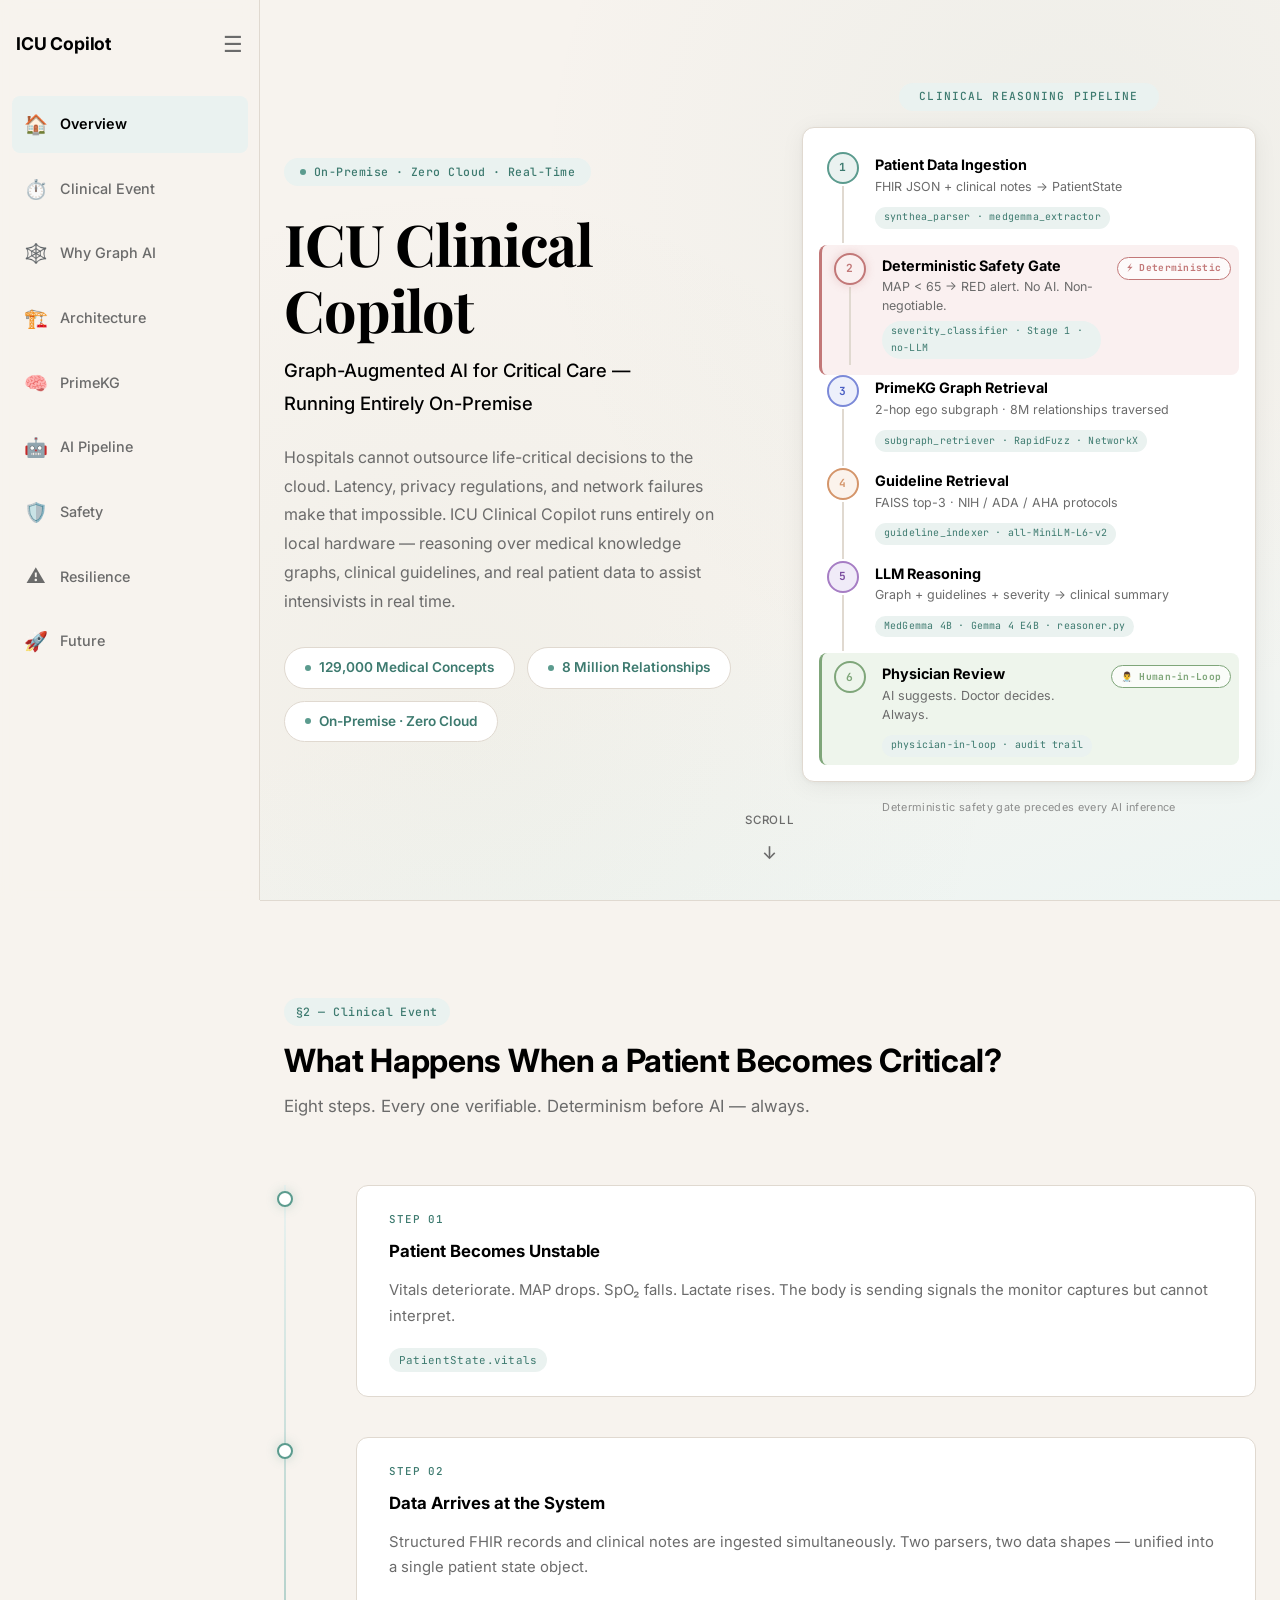
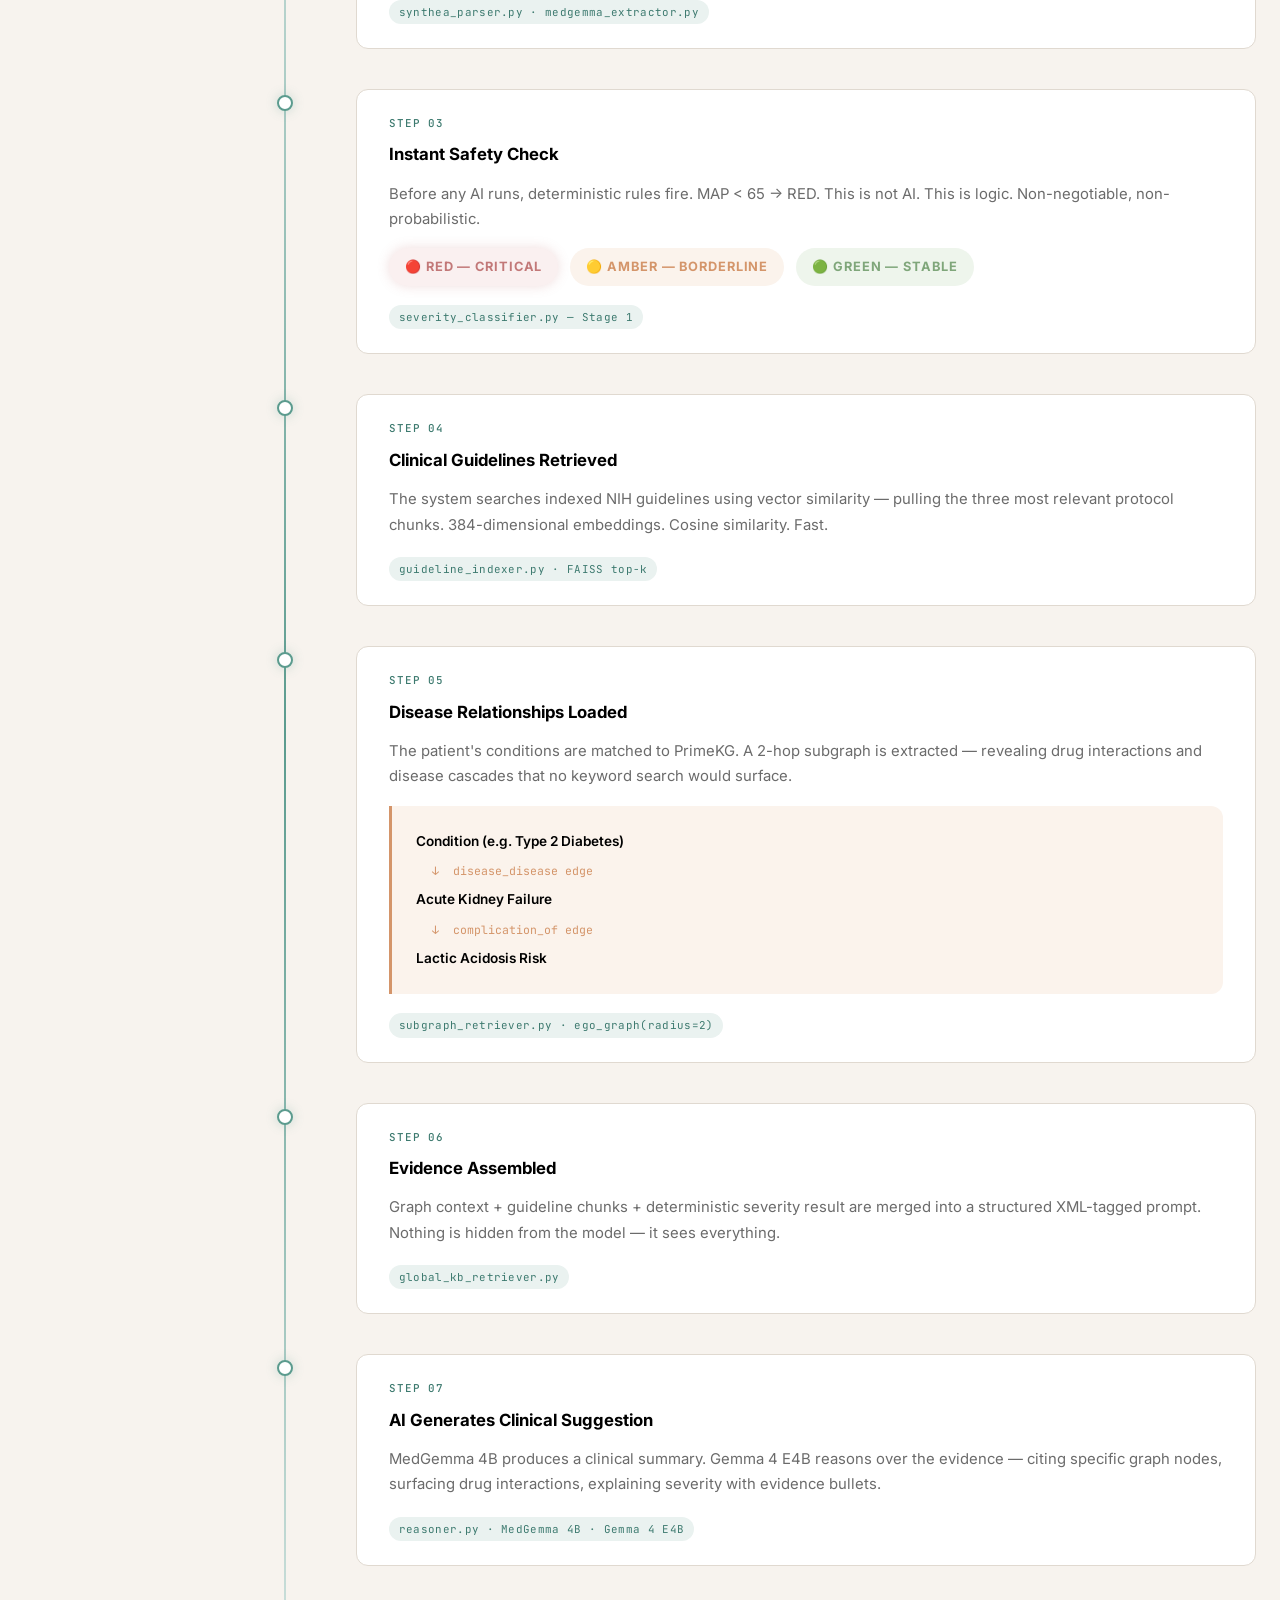
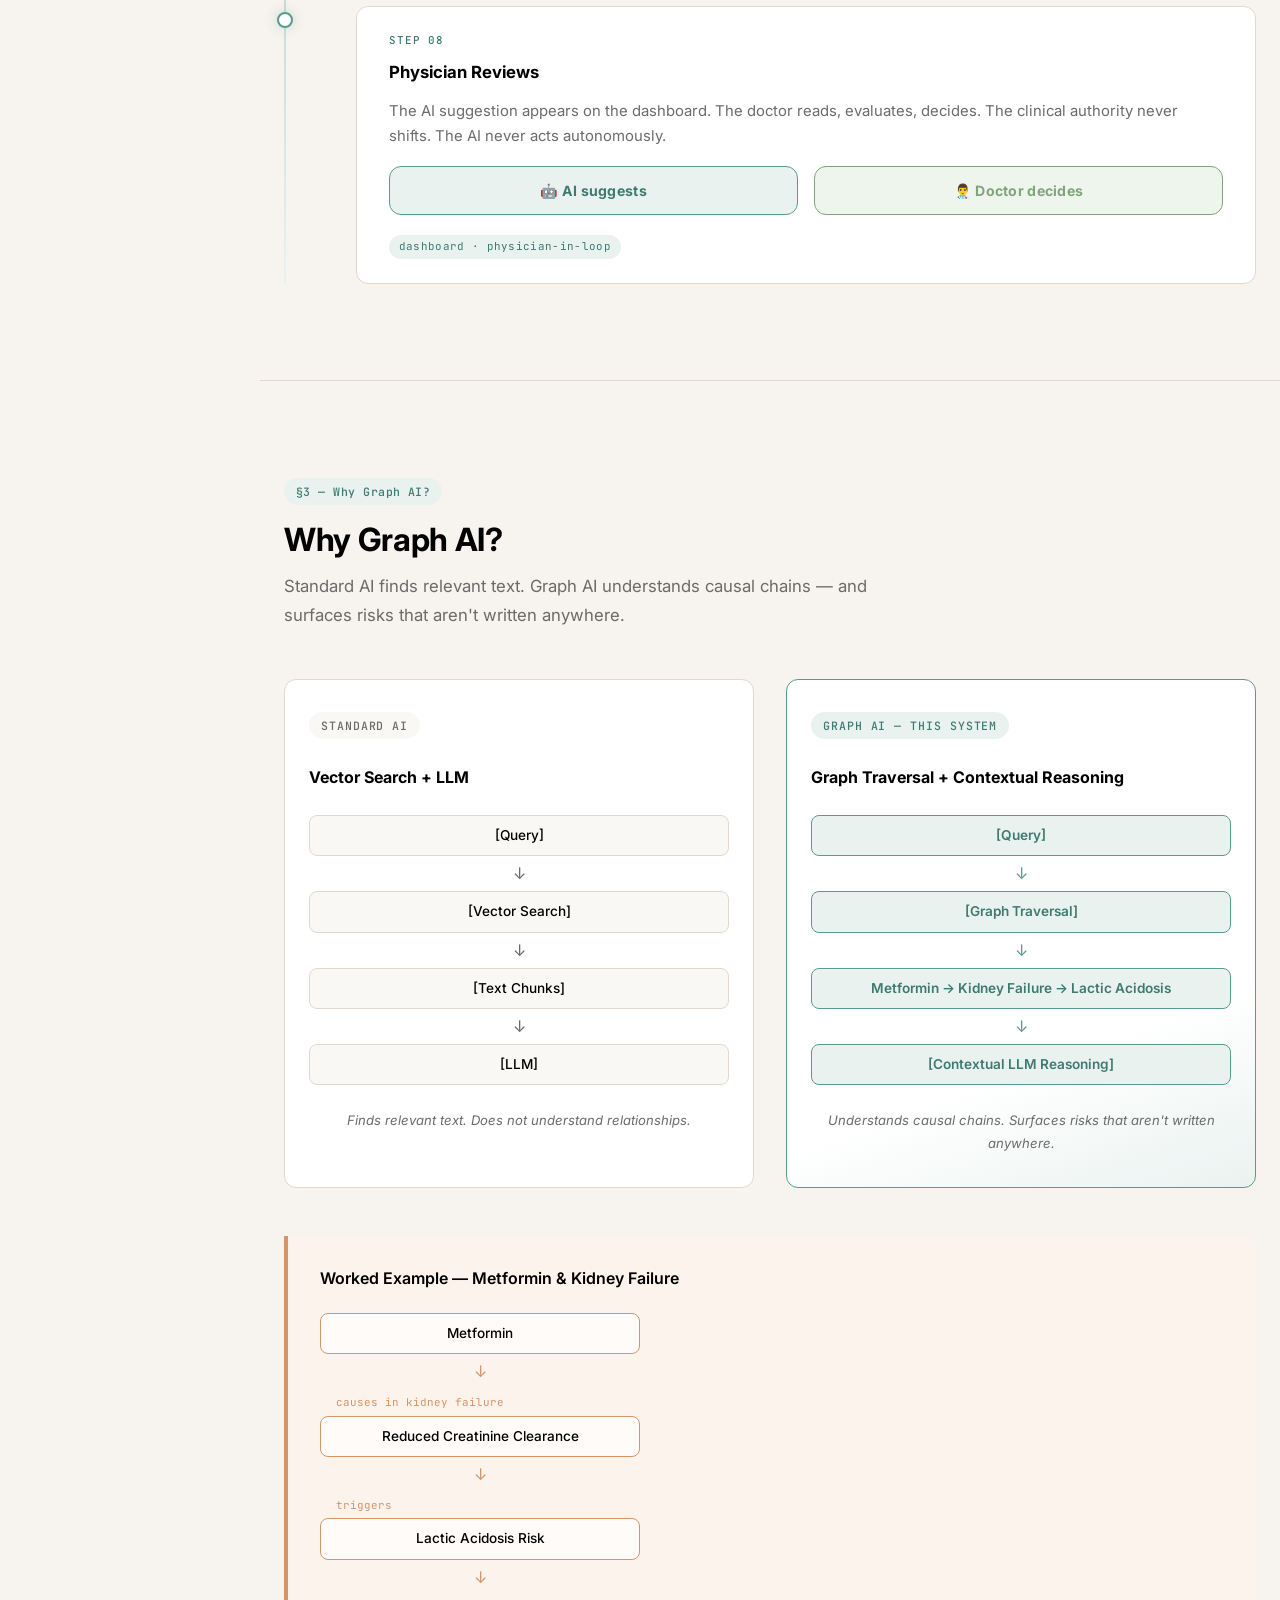
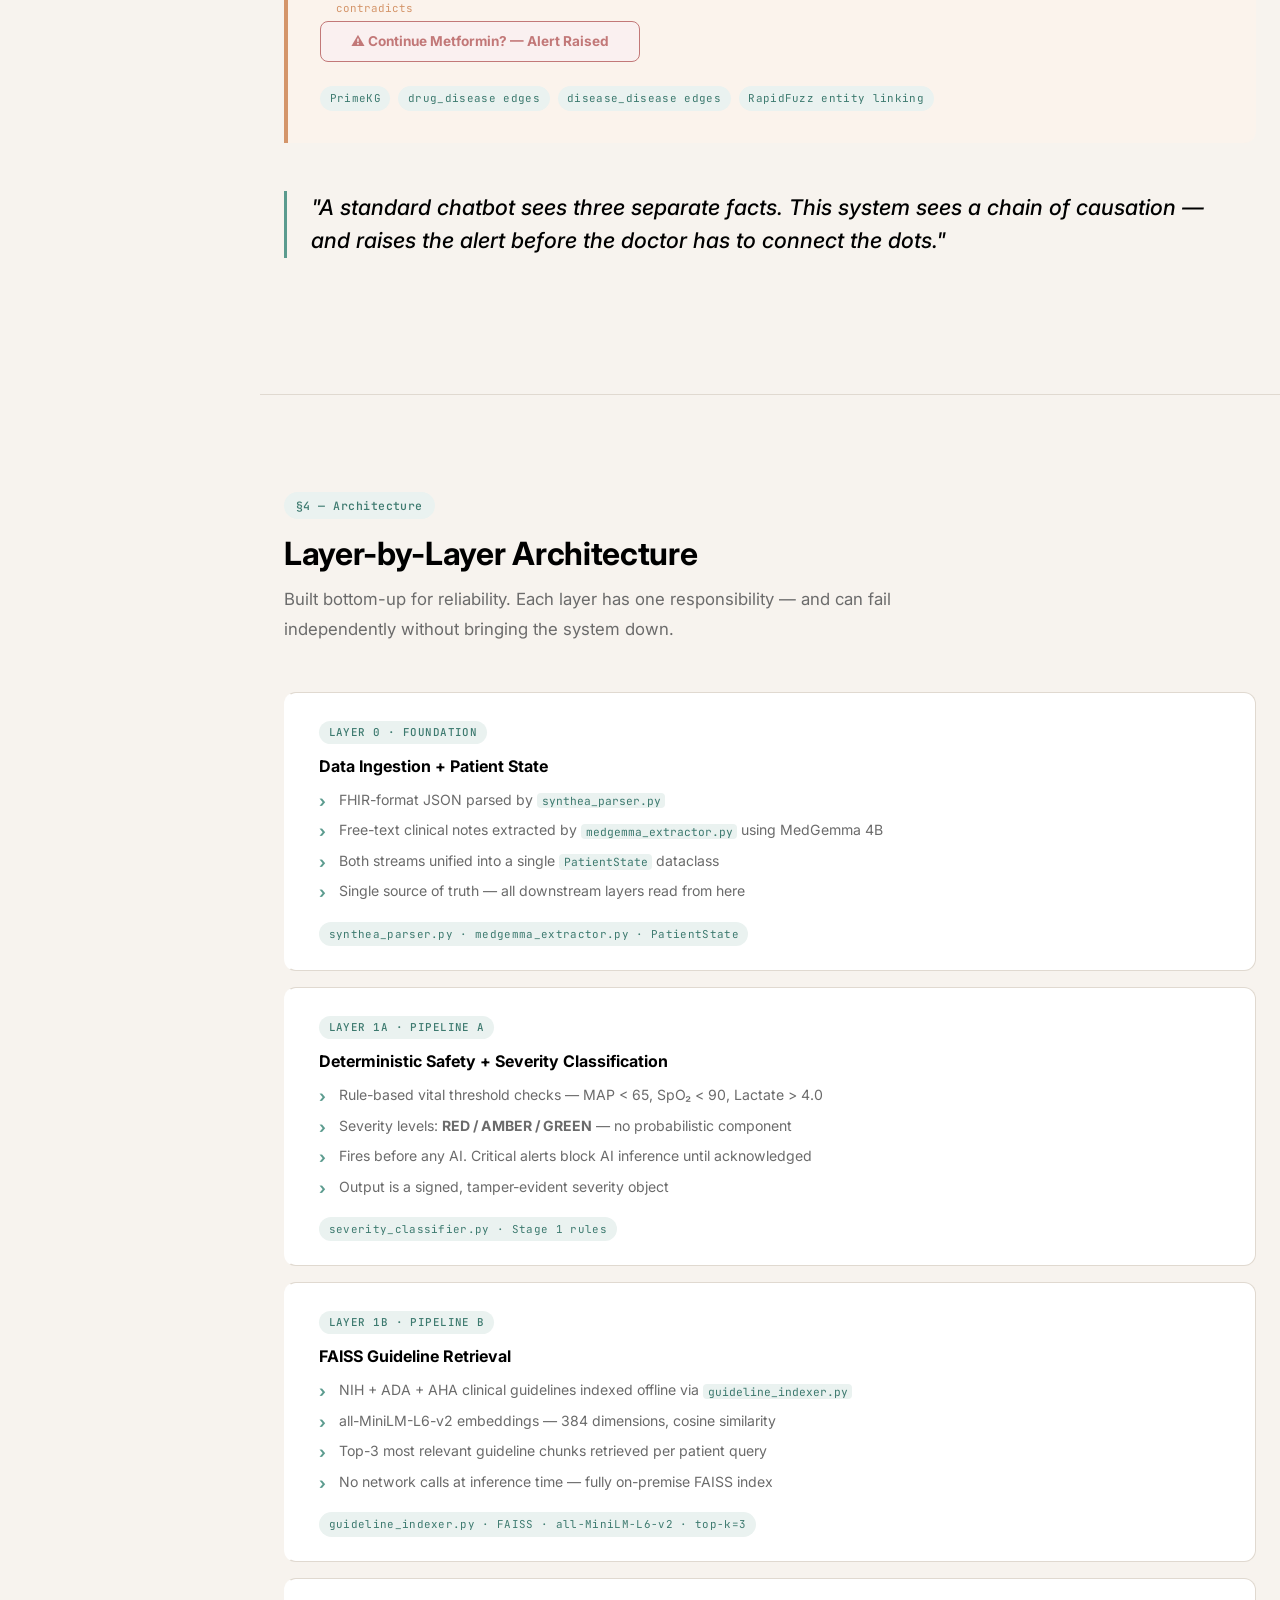
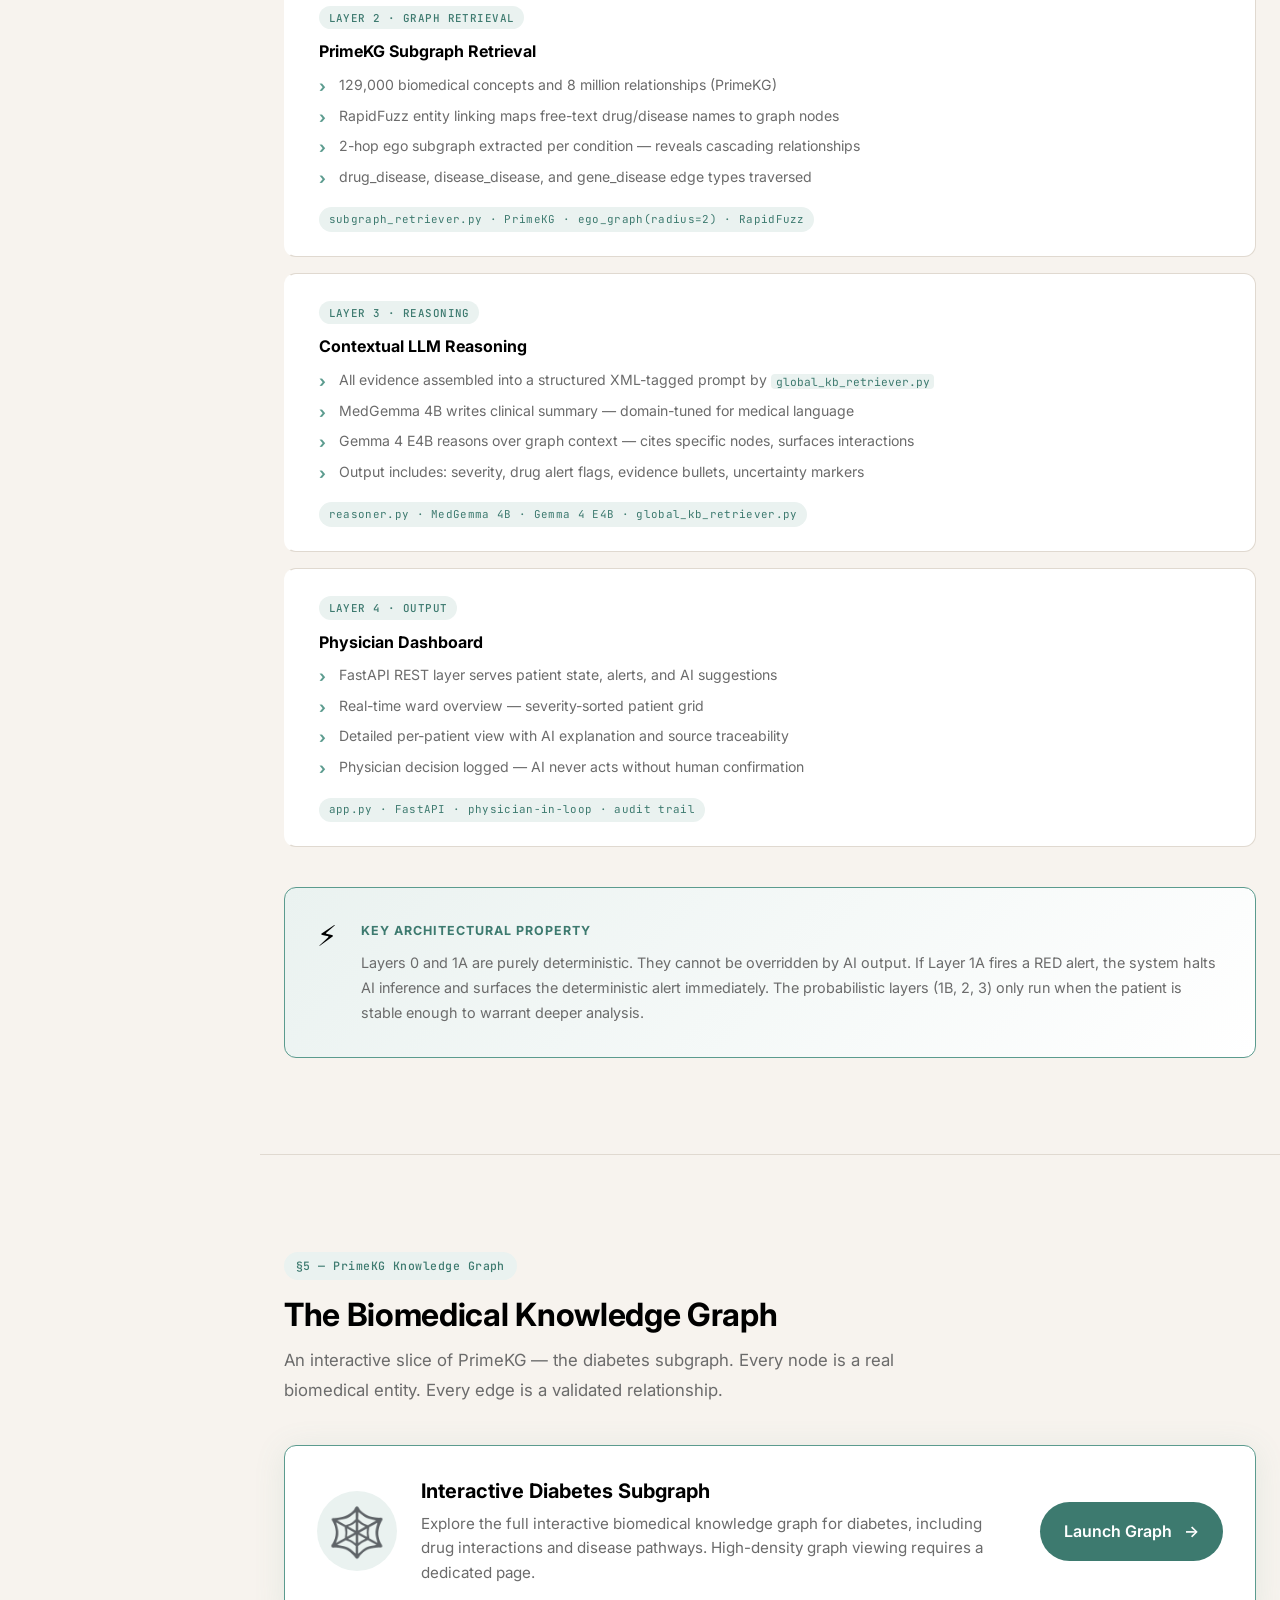
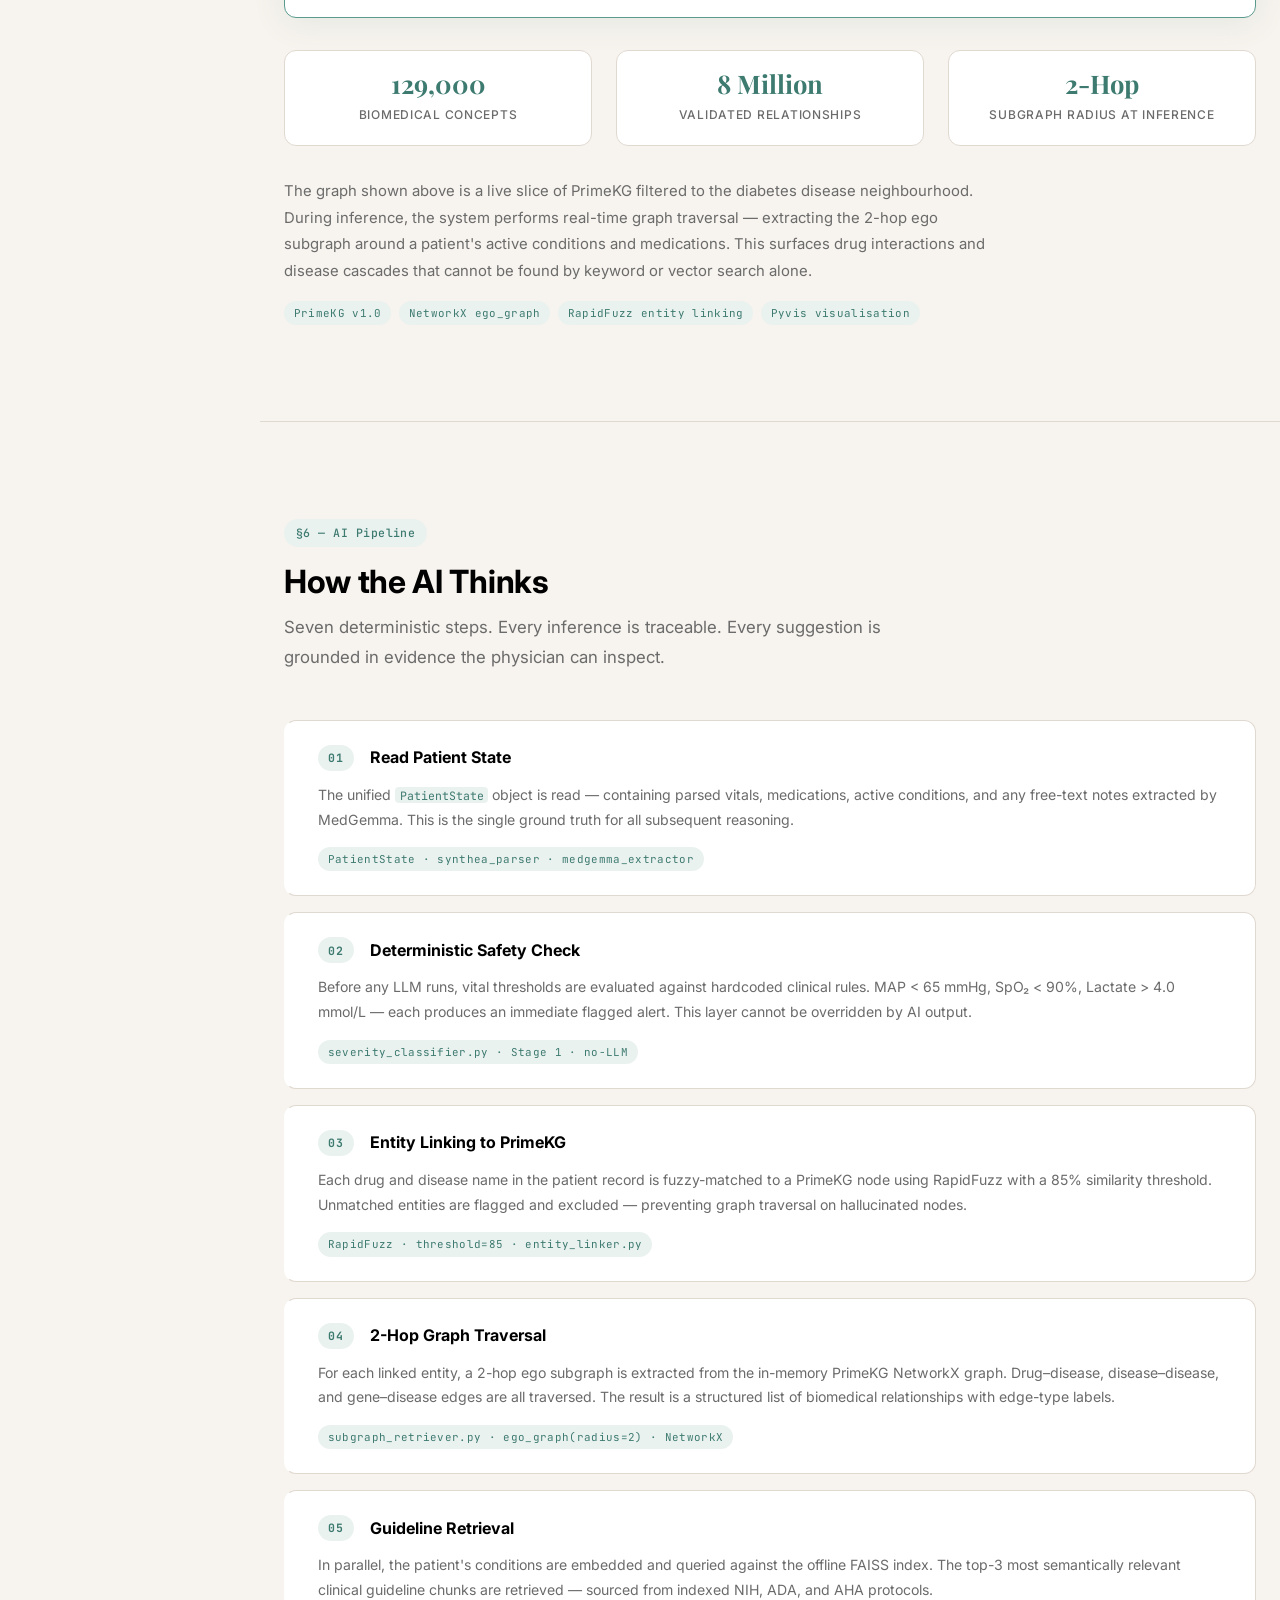
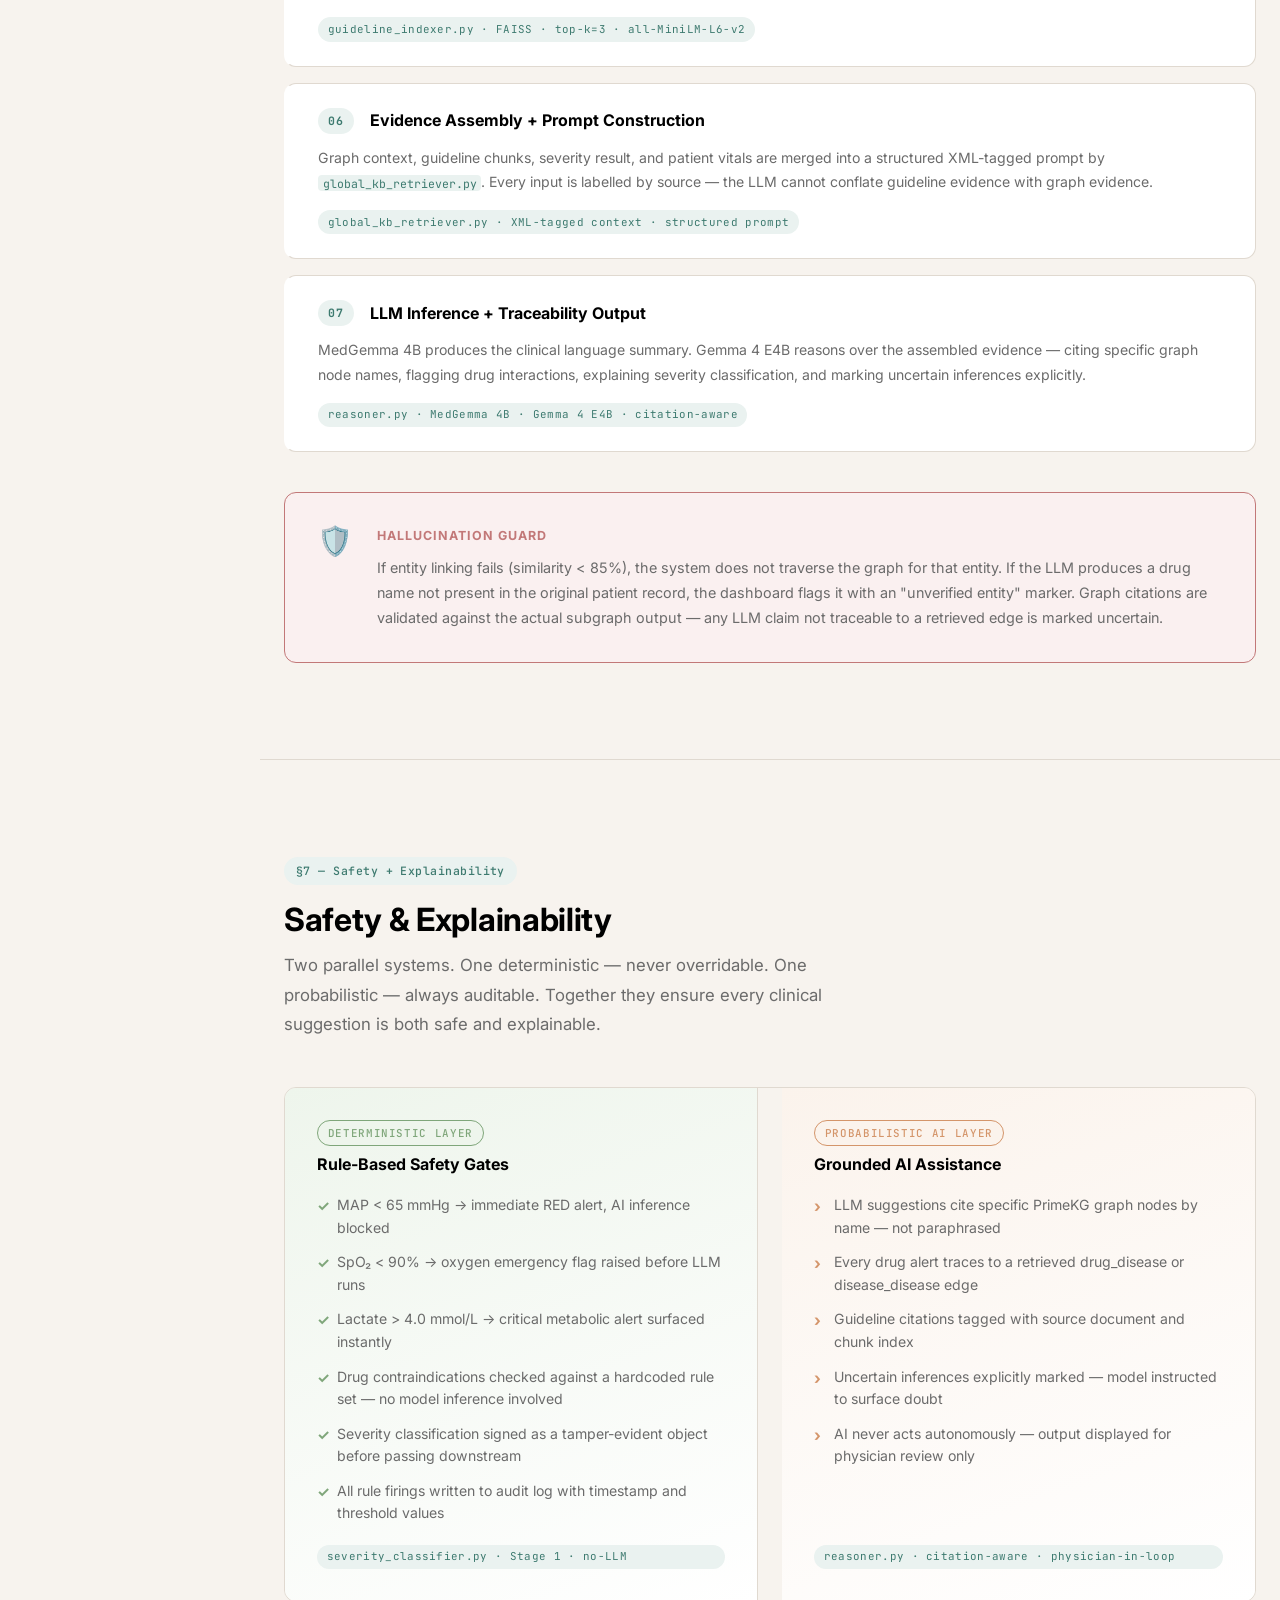
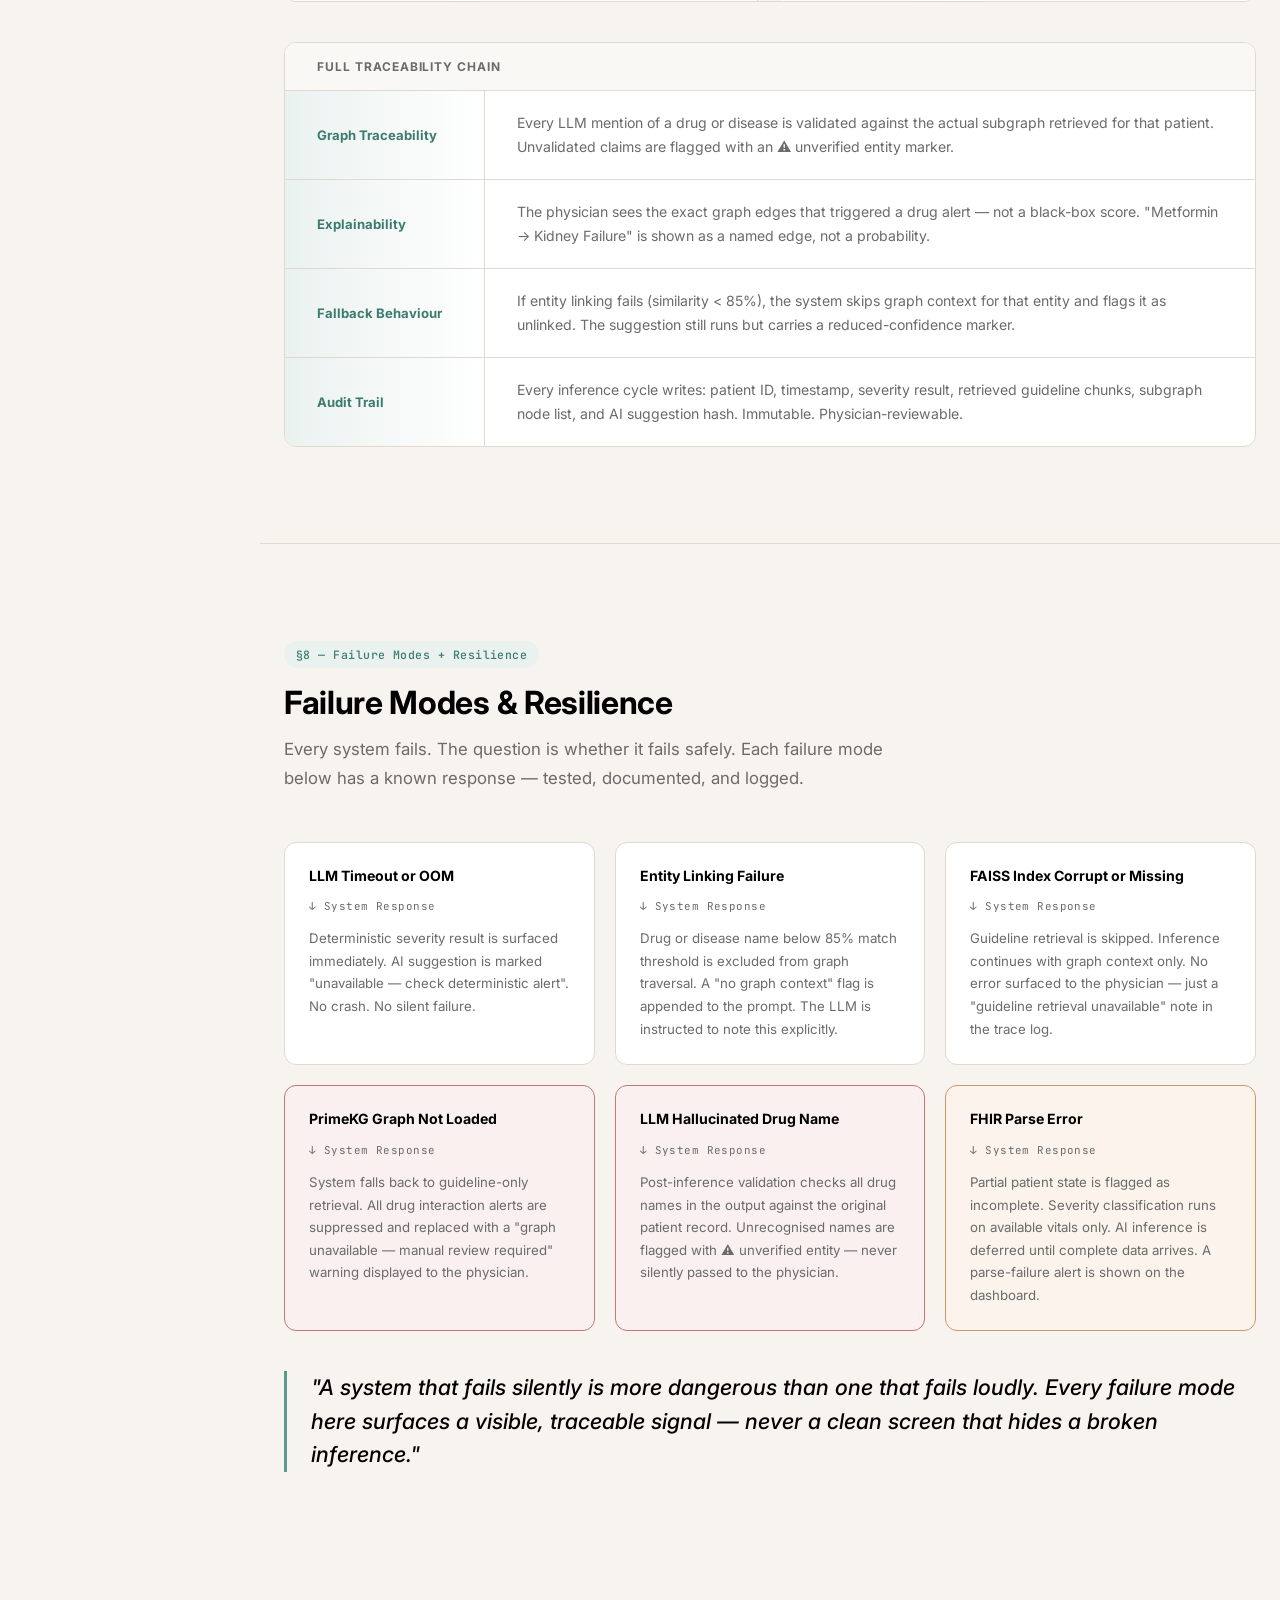
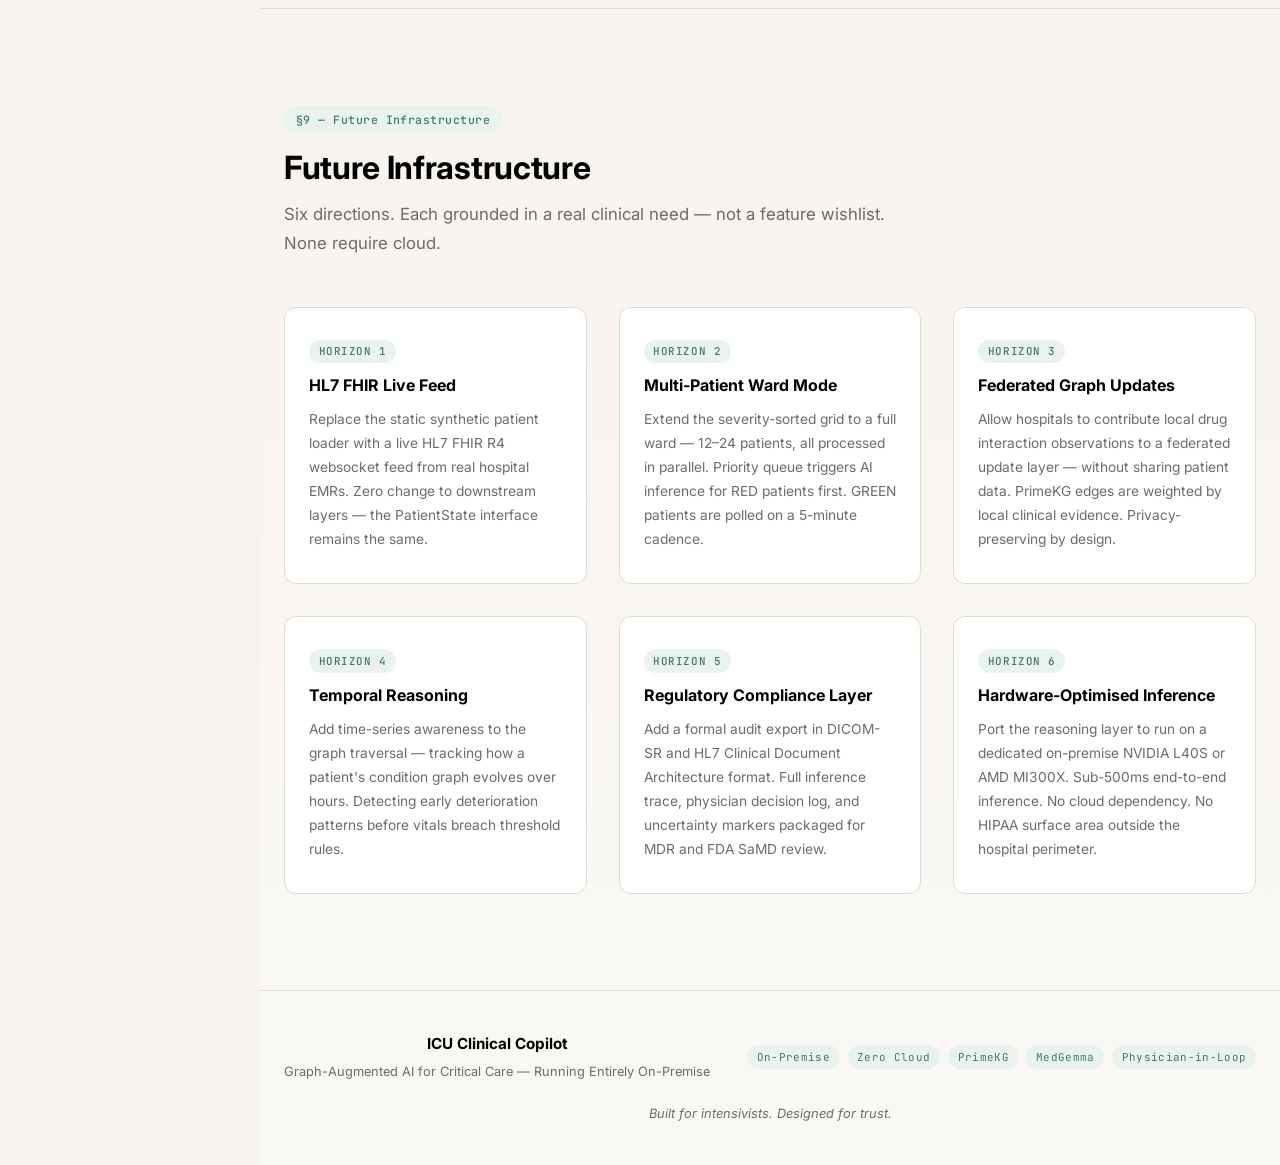
<file: archive/website/index.html>
<!DOCTYPE html>
<html lang="en">

<head>
  <meta charset="UTF-8" />
  <meta name="viewport" content="width=device-width, initial-scale=1.0" />
  <meta name="description"
    content="ICU Clinical Copilot — Graph-augmented AI for critical care running entirely on-premise. Reasoning over medical knowledge graphs, clinical guidelines, and patient data to assist intensivists in real time." />
  <meta name="keywords"
    content="ICU, clinical AI, graph AI, PrimeKG, on-premise, critical care, MedGemma, FAISS, knowledge graph" />
  <title>ICU Clinical Copilot — Graph-Augmented AI for Critical Care</title>
  <link rel="stylesheet" href="style.css" />
</head>

<body>

  <!-- ============================================================
       NAVIGATION (LEFT SIDEBAR)
       ============================================================ -->
  <nav class="nav" id="sidebar" role="navigation" aria-label="Main navigation">
    <div class="nav__inner">
      <div class="nav__header">
        <span class="nav__brand">ICU Copilot</span>
        <button id="nav-toggle" class="nav__toggle" aria-label="Toggle navigation">☰</button>
      </div>
      <ul class="nav__links" role="list">
        <li><a href="#hero" id="nav-hero"><span class="nav__emoji">🏠</span><span class="nav__text">Overview</span></a>
        </li>
        <li><a href="#clinical-event" id="nav-clinical"><span class="nav__emoji">⏱️</span><span
              class="nav__text">Clinical Event</span></a></li>
        <li><a href="#why-graph" id="nav-graph"><span class="nav__emoji">🕸️</span><span class="nav__text">Why Graph
              AI</span></a></li>
        <li><a href="#architecture" id="nav-arch"><span class="nav__emoji">🏗️</span><span
              class="nav__text">Architecture</span></a></li>
        <li><a href="#primekg" id="nav-kg"><span class="nav__emoji">🧠</span><span class="nav__text">PrimeKG</span></a>
        </li>
        <li><a href="#ai-thinking" id="nav-ai"><span class="nav__emoji">🤖</span><span class="nav__text">AI
              Pipeline</span></a></li>
        <li><a href="#safety" id="nav-safety"><span class="nav__emoji">🛡️</span><span
              class="nav__text">Safety</span></a></li>
        <li><a href="#failure-modes" id="nav-failure"><span class="nav__emoji">⚠️</span><span
              class="nav__text">Resilience</span></a></li>
        <li><a href="#future" id="nav-future"><span class="nav__emoji">🚀</span><span
              class="nav__text">Future</span></a></li>
      </ul>
    </div>
  </nav>

  <main class="main-content">
    <!-- ============================================================
         §1 — HERO
         ============================================================ -->
    <section id="hero" class="hero" aria-labelledby="hero-heading">
      <div class="container">
        <div class="hero__grid">

          <!-- Left: copy + badges -->
          <div class="hero__left">

            <span class="hero__eyebrow">On-Premise · Zero Cloud · Real-Time</span>

            <h1 id="hero-heading">ICU Clinical<br>Copilot</h1>

            <p class="hero__subtitle">
              Graph-Augmented AI for Critical Care —<br>Running Entirely On-Premise
            </p>

            <p class="hero__body">
              Hospitals cannot outsource life-critical decisions to the cloud. Latency,
              privacy regulations, and network failures make that impossible. ICU Clinical
              Copilot runs entirely on local hardware — reasoning over medical knowledge
              graphs, clinical guidelines, and real patient data to assist intensivists
              in real time.
            </p>

            <div class="hero__badges">
              <span class="stat-badge" aria-label="129,000 medical concepts">129,000 Medical Concepts</span>
              <span class="stat-badge" aria-label="8 million relationships">8 Million Relationships</span>
              <span class="stat-badge" aria-label="On-premise, zero cloud">On-Premise · Zero Cloud</span>
            </div>

          </div>

          <!-- Right: clinical reasoning pipeline diagram -->
          <div class="hero__right">
            <p class="hero__pipeline-label">Clinical Reasoning Pipeline</p>

            <div class="pipeline-card" role="img"
              aria-label="Clinical reasoning pipeline: Patient Data ingestion, Deterministic Safety Check, Graph Retrieval from PrimeKG, Guideline Retrieval from FAISS, LLM Reasoning, Physician Review">

              <!-- Step 1 -->
              <div class="pipeline-step" style="--step-delay: 0.15s">
                <div class="pipeline-step__icon-col">
                  <div class="pipeline-step__badge pipeline-step__badge--input">1</div>
                  <div class="pipeline-step__connector" aria-hidden="true">
                    <span class="pipeline-step__dot"></span>
                  </div>
                </div>
                <div class="pipeline-step__body">
                  <div class="pipeline-step__title">Patient Data Ingestion</div>
                  <div class="pipeline-step__meta">FHIR JSON + clinical notes → PatientState</div>
                  <div class="pipeline-step__tag">synthea_parser · medgemma_extractor</div>
                </div>
              </div>

              <!-- Step 2 — Deterministic, highlighted -->
              <div class="pipeline-step pipeline-step--critical" style="--step-delay: 0.30s">
                <div class="pipeline-step__icon-col">
                  <div class="pipeline-step__badge pipeline-step__badge--safety">2</div>
                  <div class="pipeline-step__connector" aria-hidden="true">
                    <span class="pipeline-step__dot"></span>
                  </div>
                </div>
                <div class="pipeline-step__body">
                  <div class="pipeline-step__title">Deterministic Safety Gate</div>
                  <div class="pipeline-step__meta">MAP &lt; 65 → RED alert. No AI. Non-negotiable.</div>
                  <div class="pipeline-step__tag">severity_classifier · Stage 1 · no-LLM</div>
                </div>
                <div class="pipeline-step__critical-badge" aria-label="Deterministic only">⚡ Deterministic</div>
              </div>

              <!-- Step 3 -->
              <div class="pipeline-step" style="--step-delay: 0.45s">
                <div class="pipeline-step__icon-col">
                  <div class="pipeline-step__badge pipeline-step__badge--graph">3</div>
                  <div class="pipeline-step__connector" aria-hidden="true">
                    <span class="pipeline-step__dot"></span>
                  </div>
                </div>
                <div class="pipeline-step__body">
                  <div class="pipeline-step__title">PrimeKG Graph Retrieval</div>
                  <div class="pipeline-step__meta">2-hop ego subgraph · 8M relationships traversed</div>
                  <div class="pipeline-step__tag">subgraph_retriever · RapidFuzz · NetworkX</div>
                </div>
              </div>

              <!-- Step 4 -->
              <div class="pipeline-step" style="--step-delay: 0.60s">
                <div class="pipeline-step__icon-col">
                  <div class="pipeline-step__badge pipeline-step__badge--guidelines">4</div>
                  <div class="pipeline-step__connector" aria-hidden="true">
                    <span class="pipeline-step__dot"></span>
                  </div>
                </div>
                <div class="pipeline-step__body">
                  <div class="pipeline-step__title">Guideline Retrieval</div>
                  <div class="pipeline-step__meta">FAISS top-3 · NIH / ADA / AHA protocols</div>
                  <div class="pipeline-step__tag">guideline_indexer · all-MiniLM-L6-v2</div>
                </div>
              </div>

              <!-- Step 5 -->
              <div class="pipeline-step" style="--step-delay: 0.75s">
                <div class="pipeline-step__icon-col">
                  <div class="pipeline-step__badge pipeline-step__badge--llm">5</div>
                  <div class="pipeline-step__connector" aria-hidden="true">
                    <span class="pipeline-step__dot"></span>
                  </div>
                </div>
                <div class="pipeline-step__body">
                  <div class="pipeline-step__title">LLM Reasoning</div>
                  <div class="pipeline-step__meta">Graph + guidelines + severity → clinical summary</div>
                  <div class="pipeline-step__tag">MedGemma 4B · Gemma 4 E4B · reasoner.py</div>
                </div>
              </div>

              <!-- Step 6 — terminal node -->
              <div class="pipeline-step pipeline-step--terminal" style="--step-delay: 0.90s">
                <div class="pipeline-step__icon-col">
                  <div class="pipeline-step__badge pipeline-step__badge--physician">6</div>
                </div>
                <div class="pipeline-step__body">
                  <div class="pipeline-step__title">Physician Review</div>
                  <div class="pipeline-step__meta">AI suggests. Doctor decides. Always.</div>
                  <div class="pipeline-step__tag">physician-in-loop · audit trail</div>
                </div>
                <div class="pipeline-step__critical-badge pipeline-step__critical-badge--physician"
                  aria-label="Human in the loop">👨‍⚕️ Human-in-Loop</div>
              </div>

            </div><!-- /pipeline-card -->

            <p class="hero__pipeline-footnote">
              Deterministic safety gate precedes every AI inference
            </p>
          </div>

        </div><!-- /hero__grid -->
      </div><!-- /container -->

      <!-- Scroll cue -->
      <div class="scroll-cue" aria-hidden="true">
        <span>Scroll</span>
        <span class="scroll-cue__arrow">↓</span>
      </div>

    </section>
    <!-- /§1 HERO -->

    <!-- ============================================================
         §2 — CLINICAL EVENT TIMELINE
         ============================================================ -->
    <section id="clinical-event" class="clinical-event" aria-labelledby="clinical-heading">
      <div class="container">

        <div class="section-intro">
          <span class="section-label">§2 — Clinical Event</span>
          <h2 id="clinical-heading" class="section-heading">What Happens When a Patient Becomes Critical?</h2>
          <p class="section-sub">Eight steps. Every one verifiable. Determinism before AI — always.</p>
        </div>

        <div class="timeline">

          <!-- Beat 1 -->
          <div class="timeline-beat reveal">
            <div class="beat-card">
              <div class="beat-number">Step 01</div>
              <p class="beat-heading">Patient Becomes Unstable</p>
              <p class="beat-narrative">Vitals deteriorate. MAP drops. SpO₂ falls. Lactate rises. The body is sending
                signals the monitor captures but cannot interpret.</p>
              <span class="beat-tag">PatientState.vitals</span>
            </div>
          </div>

          <!-- Beat 2 -->
          <div class="timeline-beat reveal">
            <div class="beat-card">
              <div class="beat-number">Step 02</div>
              <p class="beat-heading">Data Arrives at the System</p>
              <p class="beat-narrative">Structured FHIR records and clinical notes are ingested simultaneously. Two
                parsers, two data shapes — unified into a single patient state object.</p>
              <span class="beat-tag">synthea_parser.py · medgemma_extractor.py</span>
            </div>
          </div>

          <!-- Beat 3 — severity badge trio -->
          <div class="timeline-beat reveal">
            <div class="beat-card">
              <div class="beat-number">Step 03</div>
              <p class="beat-heading">Instant Safety Check</p>
              <p class="beat-narrative">Before any AI runs, deterministic rules fire. MAP &lt; 65 → RED. This is not AI.
                This is logic. Non-negotiable, non-probabilistic.</p>
              <div class="severity-trio">
                <span class="severity-pill severity-pill--red">🔴 RED — Critical</span>
                <span class="severity-pill severity-pill--amber">🟡 AMBER — Borderline</span>
                <span class="severity-pill severity-pill--green">🟢 GREEN — Stable</span>
              </div>
              <span class="beat-tag">severity_classifier.py — Stage 1</span>
            </div>
          </div>

          <!-- Beat 4 -->
          <div class="timeline-beat reveal">
            <div class="beat-card">
              <div class="beat-number">Step 04</div>
              <p class="beat-heading">Clinical Guidelines Retrieved</p>
              <p class="beat-narrative">The system searches indexed NIH guidelines using vector similarity — pulling the
                three most relevant protocol chunks. 384-dimensional embeddings. Cosine similarity. Fast.</p>
              <span class="beat-tag">guideline_indexer.py · FAISS top-k</span>
            </div>
          </div>

          <!-- Beat 5 — inline 3-node chain -->
          <div class="timeline-beat reveal">
            <div class="beat-card">
              <div class="beat-number">Step 05</div>
              <p class="beat-heading">Disease Relationships Loaded</p>
              <p class="beat-narrative">The patient's conditions are matched to PrimeKG. A 2-hop subgraph is extracted —
                revealing drug interactions and disease cascades that no keyword search would surface.</p>
              <div class="inline-chain"
                aria-label="Disease chain: Condition leads to Kidney Failure leads to Lactic Acidosis">
                <span class="chain-node">Condition (e.g. Type 2 Diabetes)</span>
                <span class="chain-edge">↓ &nbsp;disease_disease edge</span>
                <span class="chain-node">Acute Kidney Failure</span>
                <span class="chain-edge">↓ &nbsp;complication_of edge</span>
                <span class="chain-node">Lactic Acidosis Risk</span>
              </div>
              <span class="beat-tag">subgraph_retriever.py · ego_graph(radius=2)</span>
            </div>
          </div>

          <!-- Beat 6 -->
          <div class="timeline-beat reveal">
            <div class="beat-card">
              <div class="beat-number">Step 06</div>
              <p class="beat-heading">Evidence Assembled</p>
              <p class="beat-narrative">Graph context + guideline chunks + deterministic severity result are merged into
                a structured XML-tagged prompt. Nothing is hidden from the model — it sees everything.</p>
              <span class="beat-tag">global_kb_retriever.py</span>
            </div>
          </div>

          <!-- Beat 7 -->
          <div class="timeline-beat reveal">
            <div class="beat-card">
              <div class="beat-number">Step 07</div>
              <p class="beat-heading">AI Generates Clinical Suggestion</p>
              <p class="beat-narrative">MedGemma 4B produces a clinical summary. Gemma 4 E4B reasons over the evidence —
                citing specific graph nodes, surfacing drug interactions, explaining severity with evidence bullets.</p>
              <span class="beat-tag">reasoner.py · MedGemma 4B · Gemma 4 E4B</span>
            </div>
          </div>

          <!-- Beat 8 — contrast block -->
          <div class="timeline-beat reveal">
            <div class="beat-card">
              <div class="beat-number">Step 08</div>
              <p class="beat-heading">Physician Reviews</p>
              <p class="beat-narrative">The AI suggestion appears on the dashboard. The doctor reads, evaluates,
                decides. The clinical authority never shifts. The AI never acts autonomously.</p>
              <div class="contrast-block">
                <div class="contrast-pill contrast-pill--ai">🤖 AI suggests</div>
                <div class="contrast-pill contrast-pill--doctor">👨‍⚕️ Doctor decides</div>
              </div>
              <span class="beat-tag">dashboard · physician-in-loop</span>
            </div>
          </div>

        </div><!-- /timeline -->
      </div><!-- /container -->
    </section>
    <!-- /§2 CLINICAL EVENT -->

    <!-- ============================================================
         §3 — WHY GRAPH AI?
         ============================================================ -->
    <section id="why-graph" class="why-graph" aria-labelledby="why-graph-heading">
      <div class="container">

        <div class="section-intro">
          <span class="section-label">§3 — Why Graph AI?</span>
          <h2 id="why-graph-heading" class="section-heading">Why Graph AI?</h2>
          <p class="section-sub">Standard AI finds relevant text. Graph AI understands causal chains — and surfaces
            risks that aren't written anywhere.</p>
        </div>

        <!-- Two-panel comparison -->
        <div class="compare-panels">

          <!-- Standard AI panel -->
          <div class="compare-panel">
            <span class="compare-panel__label">Standard AI</span>
            <p class="compare-panel__heading">Vector Search + LLM</p>
            <div class="flow-chain">
              <div class="flow-node">[Query]</div>
              <div class="flow-arrow">↓</div>
              <div class="flow-node">[Vector Search]</div>
              <div class="flow-arrow">↓</div>
              <div class="flow-node">[Text Chunks]</div>
              <div class="flow-arrow">↓</div>
              <div class="flow-node">[LLM]</div>
            </div>
            <p class="compare-caption">Finds relevant text. Does not understand relationships.</p>
          </div>

          <!-- Graph AI panel -->
          <div class="compare-panel compare-panel--graph">
            <span class="compare-panel__label">Graph AI — This System</span>
            <p class="compare-panel__heading">Graph Traversal + Contextual Reasoning</p>
            <div class="flow-chain">
              <div class="flow-node">[Query]</div>
              <div class="flow-arrow">↓</div>
              <div class="flow-node">[Graph Traversal]</div>
              <div class="flow-arrow">↓</div>
              <div class="flow-node">Metformin → Kidney Failure → Lactic Acidosis</div>
              <div class="flow-arrow">↓</div>
              <div class="flow-node">[Contextual LLM Reasoning]</div>
            </div>
            <p class="compare-caption">Understands causal chains. Surfaces risks that aren't written anywhere.</p>
          </div>

        </div><!-- /compare-panels -->

        <!-- Metformin callout chain -->
        <div class="metformin-chain reveal">
          <h3>Worked Example — Metformin &amp; Kidney Failure</h3>
          <div class="flow-chain">
            <div class="flow-node">Metformin</div>
            <div class="flow-arrow">↓</div>
            <div class="flow-edge">causes in kidney failure</div>
            <div class="flow-node">Reduced Creatinine Clearance</div>
            <div class="flow-arrow">↓</div>
            <div class="flow-edge">triggers</div>
            <div class="flow-node">Lactic Acidosis Risk</div>
            <div class="flow-arrow">↓</div>
            <div class="flow-edge">contradicts</div>
            <div class="flow-node flow-node--alert">⚠️ Continue Metformin? — Alert Raised</div>
          </div>
          <div class="graph-tech-tag">
            <span class="beat-tag">PrimeKG</span>
            <span class="beat-tag">drug_disease edges</span>
            <span class="beat-tag">disease_disease edges</span>
            <span class="beat-tag">RapidFuzz entity linking</span>
          </div>
        </div>

        <!-- Pull-quote -->
        <blockquote class="pull-quote">
          "A standard chatbot sees three separate facts. This system sees a chain of causation — and raises the alert
          before the doctor has to connect the dots."
        </blockquote>

      </div><!-- /container -->
    </section>
    <!-- /§3 WHY GRAPH AI -->

    <!-- ============================================================
         §4 — LAYER-BY-LAYER ARCHITECTURE
         ============================================================ -->
    <section id="architecture" class="architecture" aria-labelledby="arch-heading">
      <div class="container">

        <div class="section-intro">
          <span class="section-label">§4 — Architecture</span>
          <h2 id="arch-heading" class="section-heading">Layer-by-Layer Architecture</h2>
          <p class="section-sub">Built bottom-up for reliability. Each layer has one responsibility — and can fail
            independently without bringing the system down.</p>
        </div>

        <!-- Stacked layer cards — bottom-up visual metaphor -->
        <div class="arch-stack stagger-children" role="list">

          <!-- Layer 0 — Foundation -->
          <div class="arch-layer reveal" role="listitem">
            <div class="arch-layer__badge">Layer 0 · Foundation</div>
            <h3 class="arch-layer__title">Data Ingestion + Patient State</h3>
            <ul class="arch-layer__bullets">
              <li>FHIR-format JSON parsed by <code>synthea_parser.py</code></li>
              <li>Free-text clinical notes extracted by <code>medgemma_extractor.py</code> using MedGemma 4B</li>
              <li>Both streams unified into a single <code>PatientState</code> dataclass</li>
              <li>Single source of truth — all downstream layers read from here</li>
            </ul>
            <span class="beat-tag">synthea_parser.py · medgemma_extractor.py · PatientState</span>
          </div>

          <!-- Layer 1A — Pipeline A -->
          <div class="arch-layer reveal" role="listitem">
            <div class="arch-layer__badge">Layer 1A · Pipeline A</div>
            <h3 class="arch-layer__title">Deterministic Safety + Severity Classification</h3>
            <ul class="arch-layer__bullets">
              <li>Rule-based vital threshold checks — MAP &lt; 65, SpO₂ &lt; 90, Lactate &gt; 4.0</li>
              <li>Severity levels: <strong>RED / AMBER / GREEN</strong> — no probabilistic component</li>
              <li>Fires before any AI. Critical alerts block AI inference until acknowledged</li>
              <li>Output is a signed, tamper-evident severity object</li>
            </ul>
            <span class="beat-tag">severity_classifier.py · Stage 1 rules</span>
          </div>

          <!-- Layer 1B — Pipeline B -->
          <div class="arch-layer reveal" role="listitem">
            <div class="arch-layer__badge">Layer 1B · Pipeline B</div>
            <h3 class="arch-layer__title">FAISS Guideline Retrieval</h3>
            <ul class="arch-layer__bullets">
              <li>NIH + ADA + AHA clinical guidelines indexed offline via <code>guideline_indexer.py</code></li>
              <li>all-MiniLM-L6-v2 embeddings — 384 dimensions, cosine similarity</li>
              <li>Top-3 most relevant guideline chunks retrieved per patient query</li>
              <li>No network calls at inference time — fully on-premise FAISS index</li>
            </ul>
            <span class="beat-tag">guideline_indexer.py · FAISS · all-MiniLM-L6-v2 · top-k=3</span>
          </div>

          <!-- Layer 2 — Graph Retrieval -->
          <div class="arch-layer reveal" role="listitem">
            <div class="arch-layer__badge">Layer 2 · Graph Retrieval</div>
            <h3 class="arch-layer__title">PrimeKG Subgraph Retrieval</h3>
            <ul class="arch-layer__bullets">
              <li>129,000 biomedical concepts and 8 million relationships (PrimeKG)</li>
              <li>RapidFuzz entity linking maps free-text drug/disease names to graph nodes</li>
              <li>2-hop ego subgraph extracted per condition — reveals cascading relationships</li>
              <li>drug_disease, disease_disease, and gene_disease edge types traversed</li>
            </ul>
            <span class="beat-tag">subgraph_retriever.py · PrimeKG · ego_graph(radius=2) · RapidFuzz</span>
          </div>

          <!-- Layer 3 — LLM Reasoning -->
          <div class="arch-layer reveal" role="listitem">
            <div class="arch-layer__badge">Layer 3 · Reasoning</div>
            <h3 class="arch-layer__title">Contextual LLM Reasoning</h3>
            <ul class="arch-layer__bullets">
              <li>All evidence assembled into a structured XML-tagged prompt by <code>global_kb_retriever.py</code></li>
              <li>MedGemma 4B writes clinical summary — domain-tuned for medical language</li>
              <li>Gemma 4 E4B reasons over graph context — cites specific nodes, surfaces interactions</li>
              <li>Output includes: severity, drug alert flags, evidence bullets, uncertainty markers</li>
            </ul>
            <span class="beat-tag">reasoner.py · MedGemma 4B · Gemma 4 E4B · global_kb_retriever.py</span>
          </div>

          <!-- Layer 4 — Dashboard -->
          <div class="arch-layer reveal" role="listitem">
            <div class="arch-layer__badge">Layer 4 · Output</div>
            <h3 class="arch-layer__title">Physician Dashboard</h3>
            <ul class="arch-layer__bullets">
              <li>FastAPI REST layer serves patient state, alerts, and AI suggestions</li>
              <li>Real-time ward overview — severity-sorted patient grid</li>
              <li>Detailed per-patient view with AI explanation and source traceability</li>
              <li>Physician decision logged — AI never acts without human confirmation</li>
            </ul>
            <span class="beat-tag">app.py · FastAPI · physician-in-loop · audit trail</span>
          </div>

        </div><!-- /arch-stack -->

        <!-- Key callout -->
        <div class="arch-callout">
          <div class="arch-callout__icon">⚡</div>
          <div>
            <p class="arch-callout__title">Key architectural property</p>
            <p class="arch-callout__body">Layers 0 and 1A are purely deterministic. They cannot be overridden by AI
              output. If Layer 1A fires a RED alert, the system halts AI inference and surfaces the deterministic alert
              immediately. The probabilistic layers (1B, 2, 3) only run when the patient is stable enough to warrant
              deeper analysis.</p>
          </div>
        </div>

      </div><!-- /container -->
    </section>
    <!-- /§4 ARCHITECTURE -->

    <!-- ============================================================
         §5 — PRIMEKG GRAPH VISUALIZATION
         ============================================================ -->
    <section id="primekg" class="primekg-section" aria-labelledby="kg-heading">
      <div class="container">

        <div class="section-intro">
          <span class="section-label">§5 — PrimeKG Knowledge Graph</span>
          <h2 id="kg-heading" class="section-heading">The Biomedical Knowledge Graph</h2>
          <p class="section-sub">An interactive slice of PrimeKG — the diabetes subgraph. Every node is a real
            biomedical entity. Every edge is a validated relationship.</p>
        </div>

        <!-- Graph Launch Card -->
        <div class="kg-launch-card reveal">
          <div class="kg-launch-left">
            <div class="kg-launch-icon">🕸️</div>
            <div class="kg-launch-content">
              <h3 class="kg-launch-title">Interactive Diabetes Subgraph</h3>
              <p class="kg-launch-desc">Explore the full interactive biomedical knowledge graph for diabetes, including
                drug interactions and disease pathways. High-density graph viewing requires a dedicated page.</p>
            </div>
          </div>
          <a href="./diabetes_primekg_graph.html" target="_blank" class="kg-launch-btn">
            Launch Graph <span aria-hidden="true">→</span>
          </a>
        </div>

        <!-- Stat pills -->
        <div class="kg-stats">
          <div class="kg-stat-pill">
            <span class="kg-stat-pill__value">129,000</span>
            <span class="kg-stat-pill__label">Biomedical Concepts</span>
          </div>
          <div class="kg-stat-pill">
            <span class="kg-stat-pill__value">8 Million</span>
            <span class="kg-stat-pill__label">Validated Relationships</span>
          </div>
          <div class="kg-stat-pill">
            <span class="kg-stat-pill__value">2-Hop</span>
            <span class="kg-stat-pill__label">Subgraph Radius at Inference</span>
          </div>
        </div>

        <!-- Explanation -->
        <div class="kg-explanation reveal">
          <p>The graph shown above is a live slice of PrimeKG filtered to the diabetes disease neighbourhood. During
            inference, the system performs real-time graph traversal — extracting the 2-hop ego subgraph around a
            patient's active conditions and medications. This surfaces drug interactions and disease cascades that
            cannot be found by keyword or vector search alone.</p>
          <div class="kg-tech-tag">
            <span class="beat-tag">PrimeKG v1.0</span>
            <span class="beat-tag">NetworkX ego_graph</span>
            <span class="beat-tag">RapidFuzz entity linking</span>
            <span class="beat-tag">Pyvis visualisation</span>
          </div>
        </div>

      </div><!-- /container -->
    </section>
    <!-- /§5 PRIMEKG -->

    <!-- ============================================================
         §6 — HOW THE AI THINKS
         ============================================================ -->
    <section id="ai-thinking" class="ai-thinking" aria-labelledby="ai-heading">
      <div class="container">

        <div class="section-intro">
          <span class="section-label">§6 — AI Pipeline</span>
          <h2 id="ai-heading" class="section-heading">How the AI Thinks</h2>
          <p class="section-sub">Seven deterministic steps. Every inference is traceable. Every suggestion is grounded
            in evidence the physician can inspect.</p>
        </div>

        <div class="ai-chain">

          <!-- Step 1 -->
          <div class="ai-step reveal">
            <div class="ai-step__header">
              <span class="ai-step__number">01</span>
              <h3 class="ai-step__title">Read Patient State</h3>
            </div>
            <p class="ai-step__desc">The unified <code>PatientState</code> object is read — containing parsed vitals,
              medications, active conditions, and any free-text notes extracted by MedGemma. This is the single ground
              truth for all subsequent reasoning.</p>
            <span class="beat-tag">PatientState · synthea_parser · medgemma_extractor</span>
          </div>

          <!-- Step 2 -->
          <div class="ai-step reveal">
            <div class="ai-step__header">
              <span class="ai-step__number">02</span>
              <h3 class="ai-step__title">Deterministic Safety Check</h3>
            </div>
            <p class="ai-step__desc">Before any LLM runs, vital thresholds are evaluated against hardcoded clinical
              rules. MAP &lt; 65 mmHg, SpO₂ &lt; 90%, Lactate &gt; 4.0 mmol/L — each produces an immediate flagged
              alert. This layer cannot be overridden by AI output.</p>
            <span class="beat-tag">severity_classifier.py · Stage 1 · no-LLM</span>
          </div>

          <!-- Step 3 -->
          <div class="ai-step reveal">
            <div class="ai-step__header">
              <span class="ai-step__number">03</span>
              <h3 class="ai-step__title">Entity Linking to PrimeKG</h3>
            </div>
            <p class="ai-step__desc">Each drug and disease name in the patient record is fuzzy-matched to a PrimeKG node
              using RapidFuzz with a 85% similarity threshold. Unmatched entities are flagged and excluded — preventing
              graph traversal on hallucinated nodes.</p>
            <span class="beat-tag">RapidFuzz · threshold=85 · entity_linker.py</span>
          </div>

          <!-- Step 4 -->
          <div class="ai-step reveal">
            <div class="ai-step__header">
              <span class="ai-step__number">04</span>
              <h3 class="ai-step__title">2-Hop Graph Traversal</h3>
            </div>
            <p class="ai-step__desc">For each linked entity, a 2-hop ego subgraph is extracted from the in-memory
              PrimeKG NetworkX graph. Drug–disease, disease–disease, and gene–disease edges are all traversed. The
              result is a structured list of biomedical relationships with edge-type labels.</p>
            <span class="beat-tag">subgraph_retriever.py · ego_graph(radius=2) · NetworkX</span>
          </div>

          <!-- Step 5 -->
          <div class="ai-step reveal">
            <div class="ai-step__header">
              <span class="ai-step__number">05</span>
              <h3 class="ai-step__title">Guideline Retrieval</h3>
            </div>
            <p class="ai-step__desc">In parallel, the patient's conditions are embedded and queried against the offline
              FAISS index. The top-3 most semantically relevant clinical guideline chunks are retrieved — sourced from
              indexed NIH, ADA, and AHA protocols.</p>
            <span class="beat-tag">guideline_indexer.py · FAISS · top-k=3 · all-MiniLM-L6-v2</span>
          </div>

          <!-- Step 6 -->
          <div class="ai-step reveal">
            <div class="ai-step__header">
              <span class="ai-step__number">06</span>
              <h3 class="ai-step__title">Evidence Assembly + Prompt Construction</h3>
            </div>
            <p class="ai-step__desc">Graph context, guideline chunks, severity result, and patient vitals are merged
              into a structured XML-tagged prompt by <code>global_kb_retriever.py</code>. Every input is labelled by
              source — the LLM cannot conflate guideline evidence with graph evidence.</p>
            <span class="beat-tag">global_kb_retriever.py · XML-tagged context · structured prompt</span>
          </div>

          <!-- Step 7 -->
          <div class="ai-step reveal">
            <div class="ai-step__header">
              <span class="ai-step__number">07</span>
              <h3 class="ai-step__title">LLM Inference + Traceability Output</h3>
            </div>
            <p class="ai-step__desc">MedGemma 4B produces the clinical language summary. Gemma 4 E4B reasons over the
              assembled evidence — citing specific graph node names, flagging drug interactions, explaining severity
              classification, and marking uncertain inferences explicitly.</p>
            <span class="beat-tag">reasoner.py · MedGemma 4B · Gemma 4 E4B · citation-aware</span>
          </div>

        </div><!-- /ai-chain -->

        <!-- Hallucination guard callout -->
        <div class="hallucination-guard reveal">
          <div class="hallucination-guard__icon">🛡️</div>
          <div>
            <p class="hallucination-guard__title">Hallucination Guard</p>
            <p class="hallucination-guard__body">If entity linking fails (similarity &lt; 85%), the system does not
              traverse the graph for that entity. If the LLM produces a drug name not present in the original patient
              record, the dashboard flags it with an "unverified entity" marker. Graph citations are validated against
              the actual subgraph output — any LLM claim not traceable to a retrieved edge is marked uncertain.</p>
          </div>
        </div>

      </div><!-- /container -->
    </section>
    <!-- /§6 HOW THE AI THINKS -->

    <!-- ============================================================
         §7 — SAFETY + EXPLAINABILITY
         ============================================================ -->
    <section id="safety" class="safety-section" aria-labelledby="safety-heading">
      <div class="container">

        <div class="section-intro">
          <span class="section-label">§7 — Safety + Explainability</span>
          <h2 id="safety-heading" class="section-heading">Safety &amp; Explainability</h2>
          <p class="section-sub">Two parallel systems. One deterministic — never overridable. One probabilistic — always
            auditable. Together they ensure every clinical suggestion is both safe and explainable.</p>
        </div>

        <!-- Two-column split card -->
        <div class="safety-split reveal">

          <!-- Left: Deterministic -->
          <div class="safety-col safety-col--deterministic">
            <div class="safety-col__header">
              <span class="safety-col__badge">Deterministic Layer</span>
              <h3 class="safety-col__title">Rule-Based Safety Gates</h3>
            </div>
            <ul class="safety-bullets">
              <li>MAP &lt; 65 mmHg → immediate RED alert, AI inference blocked</li>
              <li>SpO₂ &lt; 90% → oxygen emergency flag raised before LLM runs</li>
              <li>Lactate &gt; 4.0 mmol/L → critical metabolic alert surfaced instantly</li>
              <li>Drug contraindications checked against a hardcoded rule set — no model inference involved</li>
              <li>Severity classification signed as a tamper-evident object before passing downstream</li>
              <li>All rule firings written to audit log with timestamp and threshold values</li>
            </ul>
            <span class="beat-tag">severity_classifier.py · Stage 1 · no-LLM</span>
          </div>

          <!-- Right: Probabilistic AI -->
          <div class="safety-col safety-col--ai">
            <div class="safety-col__header">
              <span class="safety-col__badge">Probabilistic AI Layer</span>
              <h3 class="safety-col__title">Grounded AI Assistance</h3>
            </div>
            <ul class="safety-bullets">
              <li>LLM suggestions cite specific PrimeKG graph nodes by name — not paraphrased</li>
              <li>Every drug alert traces to a retrieved drug_disease or disease_disease edge</li>
              <li>Guideline citations tagged with source document and chunk index</li>
              <li>Uncertain inferences explicitly marked — model instructed to surface doubt</li>
              <li>AI never acts autonomously — output displayed for physician review only</li>
            </ul>
            <span class="beat-tag">reasoner.py · citation-aware · physician-in-loop</span>
          </div>

        </div><!-- /safety-split -->

        <!-- Traceability table -->
        <div class="traceability-table reveal">
          <h3 class="traceability-table__heading">Full Traceability Chain</h3>
          <div class="trace-row">
            <div class="trace-row__dimension">Graph Traceability</div>
            <div class="trace-row__detail">Every LLM mention of a drug or disease is validated against the actual
              subgraph retrieved for that patient. Unvalidated claims are flagged with an ⚠ unverified entity marker.
            </div>
          </div>
          <div class="trace-row">
            <div class="trace-row__dimension">Explainability</div>
            <div class="trace-row__detail">The physician sees the exact graph edges that triggered a drug alert — not a
              black-box score. "Metformin → Kidney Failure" is shown as a named edge, not a probability.</div>
          </div>
          <div class="trace-row">
            <div class="trace-row__dimension">Fallback Behaviour</div>
            <div class="trace-row__detail">If entity linking fails (similarity &lt; 85%), the system skips graph context
              for that entity and flags it as unlinked. The suggestion still runs but carries a reduced-confidence
              marker.</div>
          </div>
          <div class="trace-row">
            <div class="trace-row__dimension">Audit Trail</div>
            <div class="trace-row__detail">Every inference cycle writes: patient ID, timestamp, severity result,
              retrieved guideline chunks, subgraph node list, and AI suggestion hash. Immutable. Physician-reviewable.
            </div>
          </div>
        </div><!-- /traceability-table -->

      </div><!-- /container -->
    </section>
    <!-- /§7 SAFETY -->

    <!-- ============================================================
         §8 — FAILURE MODES + RESILIENCE
         ============================================================ -->
    <section id="failure-modes" class="failure-section" aria-labelledby="failure-heading">
      <div class="container">

        <div class="section-intro">
          <span class="section-label">§8 — Failure Modes + Resilience</span>
          <h2 id="failure-heading" class="section-heading">Failure Modes &amp; Resilience</h2>
          <p class="section-sub">Every system fails. The question is whether it fails safely. Each failure mode below
            has a known response — tested, documented, and logged.</p>
        </div>

        <!-- 2×3 failure grid -->
        <div class="failure-grid stagger-children" role="list">

          <div class="failure-card reveal" role="listitem">
            <div class="failure-card__scenario">LLM Timeout or OOM</div>
            <div class="failure-card__arrow">↓ System Response</div>
            <div class="failure-card__response">Deterministic severity result is surfaced immediately. AI suggestion is
              marked "unavailable — check deterministic alert". No crash. No silent failure.</div>
          </div>

          <div class="failure-card reveal" role="listitem">
            <div class="failure-card__scenario">Entity Linking Failure</div>
            <div class="failure-card__arrow">↓ System Response</div>
            <div class="failure-card__response">Drug or disease name below 85% match threshold is excluded from graph
              traversal. A "no graph context" flag is appended to the prompt. The LLM is instructed to note this
              explicitly.</div>
          </div>

          <div class="failure-card reveal" role="listitem">
            <div class="failure-card__scenario">FAISS Index Corrupt or Missing</div>
            <div class="failure-card__arrow">↓ System Response</div>
            <div class="failure-card__response">Guideline retrieval is skipped. Inference continues with graph context
              only. No error surfaced to the physician — just a "guideline retrieval unavailable" note in the trace log.
            </div>
          </div>

          <div class="failure-card failure-card--rose reveal" role="listitem">
            <div class="failure-card__scenario">PrimeKG Graph Not Loaded</div>
            <div class="failure-card__arrow">↓ System Response</div>
            <div class="failure-card__response">System falls back to guideline-only retrieval. All drug interaction
              alerts are suppressed and replaced with a "graph unavailable — manual review required" warning displayed
              to the physician.</div>
          </div>

          <div class="failure-card failure-card--rose reveal" role="listitem">
            <div class="failure-card__scenario">LLM Hallucinated Drug Name</div>
            <div class="failure-card__arrow">↓ System Response</div>
            <div class="failure-card__response">Post-inference validation checks all drug names in the output against
              the original patient record. Unrecognised names are flagged with ⚠ unverified entity — never silently
              passed to the physician.</div>
          </div>

          <div class="failure-card failure-card--amber reveal" role="listitem">
            <div class="failure-card__scenario">FHIR Parse Error</div>
            <div class="failure-card__arrow">↓ System Response</div>
            <div class="failure-card__response">Partial patient state is flagged as incomplete. Severity classification
              runs on available vitals only. AI inference is deferred until complete data arrives. A parse-failure alert
              is shown on the dashboard.</div>
          </div>

        </div><!-- /failure-grid -->

        <!-- Closing pull-quote -->
        <blockquote class="pull-quote">
          "A system that fails silently is more dangerous than one that fails loudly. Every failure mode here surfaces a
          visible, traceable signal — never a clean screen that hides a broken inference."
        </blockquote>

      </div><!-- /container -->
    </section>
    <!-- /§8 FAILURE MODES -->

    <!-- ============================================================
         §9 — FUTURE INFRASTRUCTURE
         ============================================================ -->
    <section id="future" class="future-section" aria-labelledby="future-heading">
      <div class="container">

        <div class="section-intro">
          <span class="section-label">§9 — Future Infrastructure</span>
          <h2 id="future-heading" class="section-heading">Future Infrastructure</h2>
          <p class="section-sub">Six directions. Each grounded in a real clinical need — not a feature wishlist. None
            require cloud.</p>
        </div>

        <!-- 3-column desktop / single-column mobile grid -->
        <div class="future-grid stagger-children" role="list">

          <div class="future-card reveal" role="listitem">
            <div class="future-card__horizon">Horizon 1</div>
            <h3 class="future-card__direction">HL7 FHIR Live Feed</h3>
            <p class="future-card__desc">Replace the static synthetic patient loader with a live HL7 FHIR R4 websocket
              feed from real hospital EMRs. Zero change to downstream layers — the PatientState interface remains the
              same.</p>
          </div>

          <div class="future-card reveal" role="listitem">
            <div class="future-card__horizon">Horizon 2</div>
            <h3 class="future-card__direction">Multi-Patient Ward Mode</h3>
            <p class="future-card__desc">Extend the severity-sorted grid to a full ward — 12–24 patients, all processed
              in parallel. Priority queue triggers AI inference for RED patients first. GREEN patients are polled on a
              5-minute cadence.</p>
          </div>

          <div class="future-card reveal" role="listitem">
            <div class="future-card__horizon">Horizon 3</div>
            <h3 class="future-card__direction">Federated Graph Updates</h3>
            <p class="future-card__desc">Allow hospitals to contribute local drug interaction observations to a
              federated update layer — without sharing patient data. PrimeKG edges are weighted by local clinical
              evidence. Privacy-preserving by design.</p>
          </div>

          <div class="future-card reveal" role="listitem">
            <div class="future-card__horizon">Horizon 4</div>
            <h3 class="future-card__direction">Temporal Reasoning</h3>
            <p class="future-card__desc">Add time-series awareness to the graph traversal — tracking how a patient's
              condition graph evolves over hours. Detecting early deterioration patterns before vitals breach threshold
              rules.</p>
          </div>

          <div class="future-card reveal" role="listitem">
            <div class="future-card__horizon">Horizon 5</div>
            <h3 class="future-card__direction">Regulatory Compliance Layer</h3>
            <p class="future-card__desc">Add a formal audit export in DICOM-SR and HL7 Clinical Document Architecture
              format. Full inference trace, physician decision log, and uncertainty markers packaged for MDR and FDA
              SaMD review.</p>
          </div>

          <div class="future-card reveal" role="listitem">
            <div class="future-card__horizon">Horizon 6</div>
            <h3 class="future-card__direction">Hardware-Optimised Inference</h3>
            <p class="future-card__desc">Port the reasoning layer to run on a dedicated on-premise NVIDIA L40S or AMD
              MI300X. Sub-500ms end-to-end inference. No cloud dependency. No HIPAA surface area outside the hospital
              perimeter.</p>
          </div>

        </div><!-- /future-grid -->

      </div><!-- /container -->
    </section>
    <!-- /§9 FUTURE -->

    <!-- ============================================================
         FOOTER
         ============================================================ -->
    <footer class="footer" id="footer">
      <div class="container">
        <div class="footer__inner">
          <div class="footer__brand">
            <span class="footer__name">ICU Clinical Copilot</span>
            <span class="footer__desc">Graph-Augmented AI for Critical Care — Running Entirely On-Premise</span>
          </div>
          <div class="footer__tags">
            <span class="beat-tag">On-Premise</span>
            <span class="beat-tag">Zero Cloud</span>
            <span class="beat-tag">PrimeKG</span>
            <span class="beat-tag">MedGemma</span>
            <span class="beat-tag">Physician-in-Loop</span>
          </div>
        </div>
        <p class="footer__copy">Built for intensivists. Designed for trust.</p>
      </div>
    </footer>
  </main>

  <script>
    document.addEventListener('DOMContentLoaded', () => {
      // ── Sidebar toggle ──────────────────────────────────────
      const toggleBtn = document.getElementById('nav-toggle');
      if (toggleBtn) {
        toggleBtn.addEventListener('click', () => {
          document.body.classList.toggle('nav-collapsed');
        });
      }

      // ── Scroll-reveal: add .visible to .reveal elements ─────
      const revealEls = document.querySelectorAll('.reveal, .stagger-children');
      if ('IntersectionObserver' in window) {
        const observer = new IntersectionObserver((entries) => {
          entries.forEach(entry => {
            if (entry.isIntersecting) {
              entry.target.classList.add('visible');
              observer.unobserve(entry.target);
            }
          });
        }, { threshold: 0.12 });
        revealEls.forEach(el => observer.observe(el));
      } else {
        // Fallback: make everything visible immediately
        revealEls.forEach(el => el.classList.add('visible'));
      }

      // ── Active nav link on scroll ────────────────────────────
      const sections = document.querySelectorAll('section[id], footer[id]');
      const navLinks = document.querySelectorAll('.nav__links a');
      const onScroll = () => {
        let current = '';
        sections.forEach(sec => {
          if (window.scrollY >= sec.offsetTop - 120) current = sec.id;
        });
        navLinks.forEach(a => {
          a.classList.toggle('active', a.getAttribute('href') === '#' + current);
        });
      };
      window.addEventListener('scroll', onScroll, { passive: true });
    });
  </script>
</body>

</html>
</file>
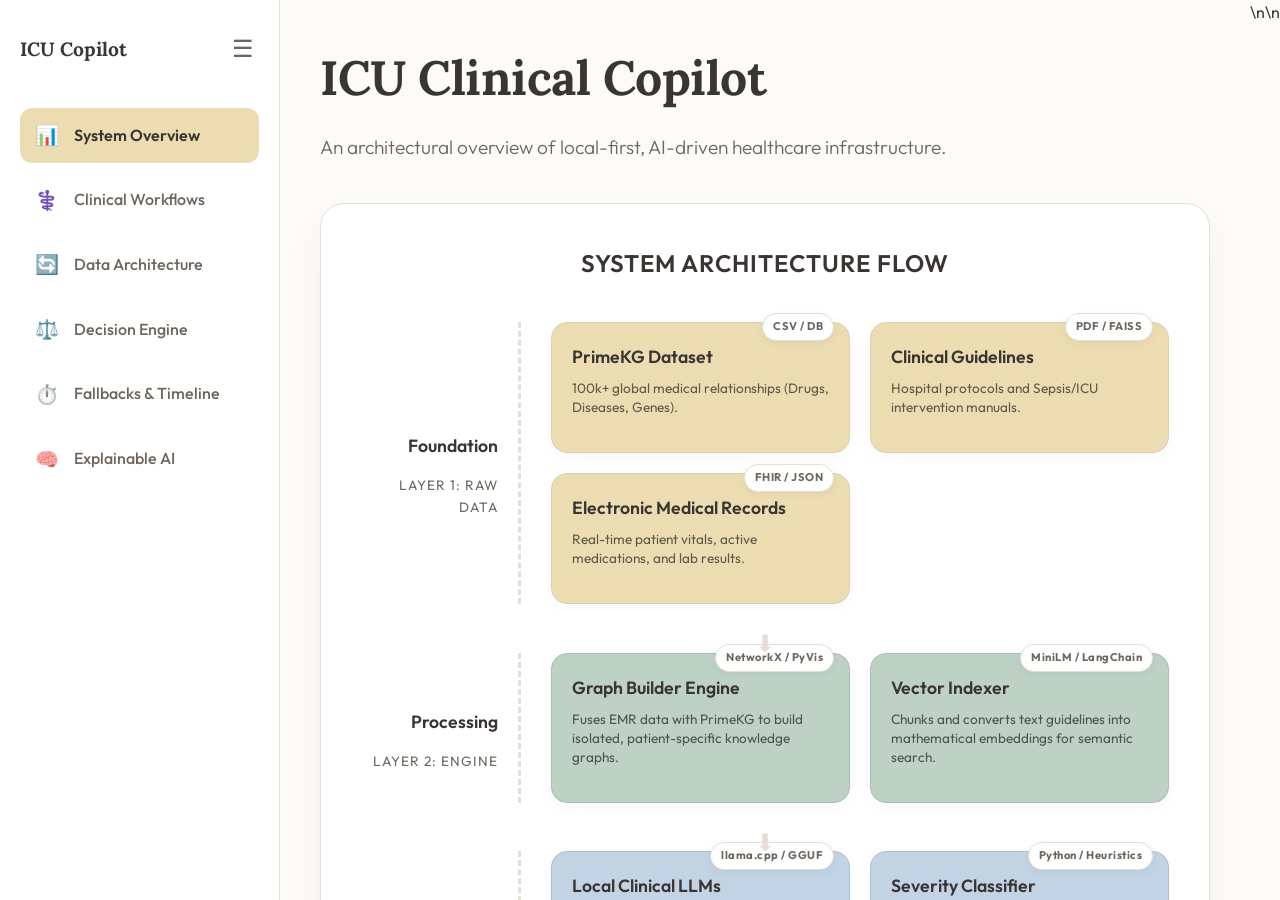
<file: archive/architecture_overview.html>
<!DOCTYPE html>
<html lang="en">
<head>
    <meta charset="UTF-8">
    <meta name="viewport" content="width=device-width, initial-scale=1.0">
    <title>ICU Clinical Copilot: Architecture Overview</title>
    <link href="https://fonts.googleapis.com/css2?family=Outfit:wght@300;400;500;600;700&family=Lora:ital,wght@0,400;0,500;1,400&display=swap" rel="stylesheet">
    <style>
        :root {
            --bg-color: #fdfbf7;        /* Soft cream */
            --text-main: #3a3532;       /* Deep earthy grey-brown */
            --text-light: #6e665e;      /* Muted taupe */
            --accent-green: #bdd1c5;    /* Pastel sage */
            --accent-sand: #ebdcb2;     /* Warm sand */
            --accent-terra: #e8bfae;    /* Soft terracotta */
            --accent-blue: #c2d3e4;     /* Dusty blue */
            --border-color: #e5ded5;    /* Light taupe border */
        }

        * {
            box-sizing: border-box;
            margin: 0;
            padding: 0;
        }

        body {
            background-color: var(--bg-color);
            color: var(--text-main);
            font-family: 'Outfit', sans-serif;
            line-height: 1.6;
            margin: 0;
            padding: 0;
            display: flex;
            height: 100vh;
            overflow: hidden;
        }

        header {
            text-align: center;
            margin-bottom: 60px;
        }

        h1 {
            font-family: 'Lora', serif;
            font-size: 3rem;
            color: var(--text-main);
            margin-bottom: 15px;
            letter-spacing: -0.5px;
        }

        .subtitle {
            font-size: 1.2rem;
            color: var(--text-light);
            font-weight: 300;
        }

        /* DIAGRAM STYLES */
        .diagram-container {
            background: #ffffff;
            border-radius: 24px;
            padding: 40px;
            box-shadow: 0 20px 40px rgba(58, 53, 50, 0.05);
            margin-bottom: 60px;
            border: 1px solid var(--border-color);
            position: relative;
        }

        .diagram-title {
            text-align: center;
            font-size: 1.5rem;
            font-weight: 600;
            margin-bottom: 40px;
            color: var(--text-main);
            letter-spacing: 1px;
            text-transform: uppercase;
        }

        .layer {
            display: flex;
            align-items: stretch;
            margin-bottom: 30px;
            position: relative;
        }

        .layer:last-child {
            margin-bottom: 0;
        }

        .layer-label {
            flex: 0 0 160px;
            display: flex;
            flex-direction: column;
            justify-content: center;
            padding-right: 20px;
            text-align: right;
            border-right: 3px dashed var(--border-color);
            margin-right: 30px;
        }

        .layer-label h3 {
            font-size: 1.1rem;
            font-weight: 600;
            color: var(--text-main);
        }

        .layer-label span {
            font-size: 0.85rem;
            color: var(--text-light);
            text-transform: uppercase;
            letter-spacing: 1px;
            margin-top: 5px;
        }

        .layer-content {
            flex: 1;
            display: grid;
            grid-template-columns: repeat(auto-fit, minmax(200px, 1fr));
            gap: 20px;
        }

        .node {
            border-radius: 16px;
            padding: 20px;
            position: relative;
            transition: transform 0.3s ease, box-shadow 0.3s ease;
            box-shadow: 0 4px 15px rgba(0,0,0,0.03);
            display: flex;
            flex-direction: column;
            justify-content: center;
            min-height: 120px;
        }

        .node:hover {
            transform: translateY(-5px);
            box-shadow: 0 12px 25px rgba(0,0,0,0.06);
        }

        .node h4 {
            font-size: 1.1rem;
            margin-bottom: 8px;
            font-weight: 600;
        }

        .node p {
            font-size: 0.85rem;
            color: rgba(0,0,0,0.6);
            line-height: 1.4;
        }

        .tech-tag {
            position: absolute;
            top: -10px;
            right: 15px;
            background: #fff;
            padding: 4px 10px;
            border-radius: 20px;
            font-size: 0.7rem;
            font-weight: 700;
            letter-spacing: 0.5px;
            color: var(--text-light);
            box-shadow: 0 2px 8px rgba(0,0,0,0.05);
            border: 1px solid var(--border-color);
        }

        /* Pastel Colors for Nodes */
        .bg-sand { background-color: var(--accent-sand); border: 1px solid #dcd1af; }
        .bg-green { background-color: var(--accent-green); border: 1px solid #a9bfae; }
        .bg-blue { background-color: var(--accent-blue); border: 1px solid #aebfd0; }
        .bg-terra { background-color: var(--accent-terra); border: 1px solid #d4a997; }

        /* CONTENT SECTIONS */
        .section-grid {
            display: grid;
            grid-template-columns: 1fr 1fr;
            gap: 50px;
            margin-bottom: 60px;
        }

        @media (max-width: 900px) {
            .section-grid { grid-template-columns: 1fr; }
            .layer { flex-direction: column; }
            .layer-label { text-align: left; border-right: none; border-bottom: 3px dashed var(--border-color); padding-bottom: 15px; margin-right: 0; margin-bottom: 20px; flex: auto;}
        }

        .content-box {
            background: #ffffff;
            padding: 40px;
            border-radius: 24px;
            box-shadow: 0 10px 30px rgba(58, 53, 50, 0.04);
            border: 1px solid var(--border-color);
        }

        h2 {
            font-family: 'Lora', serif;
            font-size: 2rem;
            color: var(--text-main);
            margin-bottom: 25px;
            border-bottom: 2px solid var(--accent-sand);
            padding-bottom: 10px;
            display: inline-block;
        }

        h3 {
            font-size: 1.3rem;
            margin-top: 25px;
            margin-bottom: 10px;
            color: var(--text-main);
        }

        p {
            margin-bottom: 15px;
            color: var(--text-light);
        }

        ul {
            list-style-type: none;
            margin-bottom: 20px;
        }

        ul li {
            position: relative;
            padding-left: 25px;
            margin-bottom: 12px;
            color: var(--text-light);
        }

        ul li::before {
            content: '🌿';
            position: absolute;
            left: 0;
            top: 2px;
            font-size: 0.9rem;
        }

        .highlight {
            background-color: var(--accent-sand);
            padding: 2px 6px;
            border-radius: 4px;
            font-weight: 500;
            color: var(--text-main);
        }

        /* Data flow arrows between layers (Desktop only) */
        .flow-arrow {
            text-align: center;
            color: var(--border-color);
            font-size: 24px;
            margin: -10px 0;
            position: relative;
            z-index: 10;
        }

        /* QUERY FLOWCHART */
        .query-flow {
            display: flex;
            align-items: flex-start;
            justify-content: space-between;
            background: #ffffff;
            padding: 30px 20px;
            border-radius: 16px;
            border: 1px solid var(--border-color);
            margin: 30px 0;
            flex-wrap: wrap;
            gap: 10px;
        }

        .flow-step {
            flex: 1;
            min-width: 140px;
            text-align: center;
            position: relative;
        }

        .step-num {
            width: 36px;
            height: 36px;
            background: var(--accent-terra);
            color: #fff;
            border-radius: 50%;
            display: flex;
            align-items: center;
            justify-content: center;
            font-weight: 700;
            font-size: 1.1rem;
            margin: 0 auto 12px auto;
            border: 2px solid #fff;
            box-shadow: 0 4px 10px rgba(0,0,0,0.05);
        }

        .flow-step h4 {
            font-size: 0.95rem;
            margin-bottom: 8px;
            color: var(--text-main);
        }

        .flow-step p {
            font-size: 0.8rem;
            line-height: 1.4;
            color: var(--text-light);
            margin: 0;
        }

        .flow-arrow-horizontal {
            color: var(--accent-sand);
            font-size: 24px;
            flex-shrink: 0;
            margin-top: 30px;
        }

        @media (max-width: 900px) {
            .query-flow {
                flex-direction: column;
                align-items: center;
            }
            .flow-arrow-horizontal {
                transform: rotate(90deg);
                margin: 15px 0;
            }
        }
        /* NEW SECTIONS STYLES */
        table {
            width: 100%;
            border-collapse: collapse;
            margin: 20px 0;
            background: #fff;
            border-radius: 12px;
            overflow: hidden;
            box-shadow: 0 4px 15px rgba(0,0,0,0.03);
            border: 1px solid var(--border-color);
        }
        
        th, td {
            padding: 15px 20px;
            text-align: left;
            border-bottom: 1px solid var(--border-color);
        }
        
        th {
            background-color: var(--bg-color);
            font-weight: 600;
            color: var(--text-main);
            font-size: 0.95rem;
            text-transform: uppercase;
            letter-spacing: 0.5px;
        }

        tr:last-child td {
            border-bottom: none;
        }

        /* Collapsible Elements */
        details {
            background: #fff;
            border: 1px solid var(--border-color);
            border-radius: 12px;
            margin-bottom: 15px;
            box-shadow: 0 4px 10px rgba(0,0,0,0.02);
            transition: all 0.3s ease;
        }

        details:hover {
            box-shadow: 0 8px 20px rgba(0,0,0,0.05);
        }

        summary {
            padding: 20px;
            font-weight: 600;
            font-size: 1.1rem;
            cursor: pointer;
            list-style: none;
            display: flex;
            align-items: center;
            justify-content: space-between;
            color: var(--text-main);
        }

        summary::-webkit-details-marker {
            display: none;
        }

        summary::after {
            content: '+';
            font-size: 1.5rem;
            color: var(--text-light);
            transition: transform 0.3s ease;
        }

        details[open] summary::after {
            content: '−';
            transform: rotate(180deg);
        }

        .details-content {
            padding: 0 20px 20px 20px;
            border-top: 1px solid var(--border-color);
            margin-top: 10px;
            padding-top: 20px;
            color: var(--text-light);
        }

        /* Timeline Styles */
        .timeline {
            position: relative;
            max-width: 100%;
            margin: 40px 0;
            padding-left: 30px;
        }

        .timeline::before {
            content: '';
            position: absolute;
            left: 0;
            top: 0;
            bottom: 0;
            width: 4px;
            background: var(--accent-sand);
            border-radius: 4px;
        }

        .timeline-item {
            position: relative;
            margin-bottom: 30px;
        }

        .timeline-item::before {
            content: '';
            position: absolute;
            left: -37px;
            top: 5px;
            width: 18px;
            height: 18px;
            background: #fff;
            border: 4px solid var(--accent-terra);
            border-radius: 50%;
            z-index: 1;
        }

        .timeline-time {
            font-weight: 700;
            color: var(--text-main);
            margin-bottom: 5px;
            font-size: 1.1rem;
        }

        .timeline-content {
            background: #fff;
            padding: 20px;
            border-radius: 12px;
            border: 1px solid var(--border-color);
            box-shadow: 0 4px 15px rgba(0,0,0,0.03);
        }

        /* Severity Colors */
        .severity-red { color: #d9534f; font-weight: bold; }
        .severity-amber { color: #f0ad4e; font-weight: bold; }
        .severity-green { color: #5cb85c; font-weight: bold; }

        .tag-red { background: #feebeb; color: #d9534f; border: 1px solid #fbd2d2; }
        .tag-amber { background: #fdf5e6; color: #f0ad4e; border: 1px solid #fce8c7; }
        .tag-green { background: #eef8f0; color: #5cb85c; border: 1px solid #d4ecd8; }
        .tag-blue { background: #eaf1f8; color: #428bca; border: 1px solid #d1e1f1; }

        .status-tag {
            display: inline-block;
            padding: 4px 10px;
            border-radius: 20px;
            font-size: 0.8rem;
            font-weight: 600;
            margin-right: 10px;
        }

        /* Interactive Hover Cards */
        .hover-card {
            position: relative;
            display: inline-block;
            cursor: help;
            border-bottom: 1px dashed var(--text-light);
        }

        .hover-card .tooltip {
            visibility: hidden;
            width: 250px;
            background-color: var(--text-main);
            color: #fff;
            text-align: left;
            border-radius: 8px;
            padding: 15px;
            position: absolute;
            z-index: 100;
            bottom: 125%;
            left: 50%;
            margin-left: -125px;
            opacity: 0;
            transition: opacity 0.3s;
            font-size: 0.85rem;
            font-weight: 400;
            line-height: 1.5;
            box-shadow: 0 10px 25px rgba(0,0,0,0.2);
        }

        .hover-card .tooltip::after {
            content: "";
            position: absolute;
            top: 100%;
            left: 50%;
            margin-left: -8px;
            border-width: 8px;
            border-style: solid;
            border-color: var(--text-main) transparent transparent transparent;
        }

        .hover-card:hover .tooltip {
            visibility: visible;
            opacity: 1;
        }

        /* Animated Data Flow */
        .animated-arrow {
            display: inline-block;
            animation: moveArrow 2s infinite linear;
            color: var(--accent-terra);
            font-weight: bold;
        }

        @keyframes moveArrow {
            0% { transform: translateX(0); opacity: 0.2; }
            50% { opacity: 1; }
            100% { transform: translateX(10px); opacity: 0.2; }
        }

        /* ICU Dark Mode Section */
        .icu-dark-section {
            background-color: #1e1e1e;
            color: #d4d4d4;
            padding: 40px;
            border-radius: 24px;
            margin-bottom: 60px;
            box-shadow: inset 0 0 20px rgba(0,0,0,0.5);
            border: 1px solid #333;
        }

        .icu-dark-section h2, .icu-dark-section h3 {
            color: #fff;
            border-color: #444;
        }

        .icu-dark-section .content-box {
            background-color: #252526;
            border: 1px solid #3e3e42;
            color: #ccc;
            box-shadow: 0 10px 30px rgba(0,0,0,0.3);
        }

.icu-dark-section p, .icu-dark-section li {
            color: #b0b0b0;
        }

        /* DASHBOARD LAYOUT */
        .sidebar {
            width: 280px;
            background: #ffffff;
            border-right: 1px solid var(--border-color);
            padding: 30px 20px;
            display: flex;
            flex-direction: column;
            transition: all 0.3s ease;
            position: relative;
            z-index: 100;
        }

        .sidebar.collapsed {
            width: 80px;
            padding: 30px 10px;
        }

        .sidebar-header {
            display: flex;
            align-items: center;
            justify-content: space-between;
            margin-bottom: 40px;
        }

        .sidebar-header h2 {
            font-family: 'Lora', serif;
            font-size: 1.2rem;
            margin: 0;
            border: none;
            padding: 0;
            white-space: nowrap;
            overflow: hidden;
            transition: opacity 0.3s;
        }

        .sidebar.collapsed .sidebar-header h2 {
            opacity: 0;
            width: 0;
        }

        .toggle-btn {
            background: none;
            border: none;
            font-size: 1.5rem;
            cursor: pointer;
            color: var(--text-light);
            padding: 5px;
            border-radius: 4px;
        }

        .toggle-btn:hover {
            background: var(--bg-color);
        }

        .nav-links {
            list-style: none;
            padding: 0;
            margin: 0;
            flex: 1;
        }

        .nav-links li {
            padding: 0;
            margin-bottom: 10px;
            position: relative;
        }

        .nav-links li::before {
            display: none;
        }

        .nav-links a {
            display: flex;
            align-items: center;
            padding: 12px 15px;
            color: var(--text-light);
            text-decoration: none;
            border-radius: 12px;
            transition: all 0.2s ease;
            font-weight: 500;
            white-space: nowrap;
        }

        .nav-links a:hover {
            background: var(--bg-color);
            color: var(--text-main);
        }

        .nav-links a.active {
            background: var(--accent-sand);
            color: var(--text-main);
            font-weight: 600;
        }

        .nav-icon {
            font-size: 1.2rem;
            margin-right: 15px;
            min-width: 24px;
            text-align: center;
        }

        .sidebar.collapsed .nav-text {
            display: none;
        }

        .main-content {
            flex: 1;
            overflow-y: auto;
            padding: 40px;
            background: var(--bg-color);
        }

        .page {
            display: none;
            max-width: 1100px;
            margin: 0 auto;
            animation: fadeIn 0.4s ease;
        }

        .page.active {
            display: block;
        }

        @keyframes fadeIn {
            from { opacity: 0; transform: translateY(10px); }
            to { opacity: 1; transform: translateY(0); }
        }
    </style>
</head>
<body>

    <nav class="sidebar" id="sidebar">
        <div class="sidebar-header">
            <h2>ICU Copilot</h2>
            <button class="toggle-btn" onclick="toggleSidebar()">☰</button>
        </div>
        <ul class="nav-links">
            <li><a href="#" class="active" onclick="showPage('overview', this)"><span class="nav-icon">📊</span><span class="nav-text">System Overview</span></a></li>
            <li><a href="#" onclick="showPage('clinical', this)"><span class="nav-icon">⚕️</span><span class="nav-text">Clinical Workflows</span></a></li>
            <li><a href="#" onclick="showPage('data', this)"><span class="nav-icon">🔄</span><span class="nav-text">Data Architecture</span></a></li>
            <li><a href="#" onclick="showPage('decision', this)"><span class="nav-icon">⚖️</span><span class="nav-text">Decision Engine</span></a></li>
            <li><a href="#" onclick="showPage('timeline', this)"><span class="nav-icon">⏱️</span><span class="nav-text">Fallbacks & Timeline</span></a></li>
            <li><a href="#" onclick="showPage('xai', this)"><span class="nav-icon">🧠</span><span class="nav-text">Explainable AI</span></a></li>
        </ul>
    </nav>

    <main class="main-content">
        <!-- Overview Page -->
        <div id="page-overview" class="page active">
            <header style="margin-bottom: 40px; text-align: left;">
                <h1>ICU Clinical Copilot</h1>
        <p class="subtitle">An architectural overview of local-first, AI-driven healthcare infrastructure.</p>
            </header>
            
    <!-- ARCHITECTURE DIAGRAM -->
    <div class="diagram-container">
        <div class="diagram-title">System Architecture Flow</div>

        <!-- Layer 1 -->
        <div class="layer">
            <div class="layer-label">
                <h3>Foundation</h3>
                <span>Layer 1: Raw Data</span>
            </div>
            <div class="layer-content">
                <div class="node bg-sand">
                    <span class="tech-tag">CSV / DB</span>
                    <h4>PrimeKG Dataset</h4>
                    <p>100k+ global medical relationships (Drugs, Diseases, Genes).</p>
                </div>
                <div class="node bg-sand">
                    <span class="tech-tag">PDF / FAISS</span>
                    <h4>Clinical Guidelines</h4>
                    <p>Hospital protocols and Sepsis/ICU intervention manuals.</p>
                </div>
                <div class="node bg-sand">
                    <span class="tech-tag">FHIR / JSON</span>
                    <h4>Electronic Medical Records</h4>
                    <p>Real-time patient vitals, active medications, and lab results.</p>
                </div>
            </div>
        </div>

        <div class="flow-arrow">⬇</div>

        <!-- Layer 2 -->
        <div class="layer">
            <div class="layer-label">
                <h3>Processing</h3>
                <span>Layer 2: Engine</span>
            </div>
            <div class="layer-content">
                <div class="node bg-green">
                    <span class="tech-tag">NetworkX / PyVis</span>
                    <h4>Graph Builder Engine</h4>
                    <p>Fuses EMR data with PrimeKG to build isolated, patient-specific knowledge graphs.</p>
                </div>
                <div class="node bg-green">
                    <span class="tech-tag">MiniLM / LangChain</span>
                    <h4>Vector Indexer</h4>
                    <p>Chunks and converts text guidelines into mathematical embeddings for semantic search.</p>
                </div>
            </div>
        </div>

        <div class="flow-arrow">⬇</div>

        <!-- Layer 3 -->
        <div class="layer">
            <div class="layer-label">
                <h3>Intelligence</h3>
                <span>Layer 3: AI Core</span>
            </div>
            <div class="layer-content">
                <div class="node bg-blue">
                    <span class="tech-tag">llama.cpp / GGUF</span>
                    <h4>Local Clinical LLMs</h4>
                    <p>MedGemma (4B) and Gemma-4. Generates clinical narratives securely on-premise without internet.</p>
                </div>
                <div class="node bg-blue">
                    <span class="tech-tag">Python / Heuristics</span>
                    <h4>Severity Classifier</h4>
                    <p>Rule-based engine running deterministic checks (e.g., MAP &lt; 65) to assign RED/AMBER/GREEN scores.</p>
                </div>
            </div>
        </div>

        <div class="flow-arrow">⬇</div>

        <!-- Layer 4 -->
        <div class="layer">
            <div class="layer-label">
                <h3>Presentation</h3>
                <span>Layer 4: UI Cockpit</span>
            </div>
            <div class="layer-content">
                <div class="node bg-terra">
                    <span class="tech-tag">FastAPI / WebSockets</span>
                    <h4>Async Backend API</h4>
                    <p>High-speed central router pushing real-time state and LLM streaming to the client.</p>
                </div>
                <div class="node bg-terra">
                    <span class="tech-tag">React / Streamlit</span>
                    <h4>Physician Dashboard</h4>
                    <p>Interactive "Cockpit" UI displaying vitals, interactive 3D graphs, and the AI chat interface.</p>
                </div>
            </div>
        </div>
    </div>

    
    <!-- EXPLANATIONS -->
    <div class="section-grid">
        <!-- Technical Concepts -->
        <div class="content-box">
            <h2>Core Concepts Explained</h2>
            
            <h3>GraphRAG (Graph-guided RAG)</h3>
            <p>Traditional AI searches for matching text documents (Standard RAG). <span class="highlight">GraphRAG</span> is smarter: it navigates a web of relationships. If a patient takes Metformin, the AI travels along a mathematical edge to find that it treats Diabetes, and checks for contraindications automatically.</p>

            <h3>Vector Indexing (FAISS)</h3>
            <p>Medical guidelines are long PDFs. We use <span class="highlight">Vector Embeddings</span> to turn sentences into coordinates in space. When the AI needs to know about "Low blood pressure protocols," it mathematically finds the closest matching paragraph instantly using FAISS.</p>

            <h3>Local LLMs & On-Premise AI</h3>
            <p>Hospitals cannot legally send patient data to OpenAI or Google due to HIPAA. We use <span class="highlight">Quantized Local Models</span> (like MedGemma inside a GGUF file). These are compressed "brains" that run entirely on the hospital's local laptop/server hardware.</p>

            <h3>NetworkX & PyVis</h3>
            <p><span class="highlight">NetworkX</span> is the invisible engine mapping the mathematical nodes and edges. <span class="highlight">PyVis</span> is the renderer that turns those invisible math equations into the beautiful, physics-driven floating bubbles you see on the dashboard.</p>
        </div>

        <!-- Thought Process & How to Build -->
        <div class="content-box">
            <h2>The Thought Process</h2>
            <p>The goal was to build a system that is <strong>Trustworthy, Secure, and Instant</strong>.</p>
            <ul>
                <li><strong>Trust:</strong> Doctors don't trust black-box AI. By grounding the AI in a visual Knowledge Graph (PrimeKG) and citing exact hospital PDFs, the AI proves its reasoning.</li>
                <li><strong>Security:</strong> By enforcing a strictly local architecture (Layer 3), no patient data ever touches the internet.</li>
                <li><strong>Separation of Concerns:</strong> The 4-layer architecture ensures that if the LLM fails, the rule-based Severity Classifier (Layer 3) and raw Vitals display (Layer 4) remain 100% functional.</li>
            </ul>

            <h2>How to Build This</h2>
            <p>Building this requires a step-by-step pipeline approach:</p>
            <ul>
                <li><strong>Step 1 (Data Prep):</strong> Download PrimeKG (CSV) and chunk your hospital PDFs using Python's LangChain. Store them in a local FAISS index.</li>
                <li><strong>Step 2 (Graph Construction):</strong> Write a Python script using <code>pandas</code> to find all rows matching your patient's symptoms. Connect them using <code>networkx</code>.</li>
                <li><strong>Step 3 (AI Binding):</strong> Load a `.gguf` language model via <code>llama.cpp</code>. Write a prompt that injects the Graph text and the FAISS text <em>before</em> asking the AI to diagnose.</li>
                <li><strong>Step 4 (The Web Server):</strong> Wrap everything in <code>FastAPI</code>. Expose endpoints like <code>/api/patient/123</code> that return the AI's response to a beautiful frontend.</li>
            </ul>
        </div>
    </div>

    
    <!-- REAL-WORLD EXAMPLE: DOCTOR QUERY -->
    <div class="content-box" style="margin-bottom: 60px;">
        <h2>The AI in Action: A Clinical Query</h2>
        <p>What exactly happens under the hood when a doctor asks the Copilot a complex question? Let's trace the data flow using a real-world diabetes scenario.</p>
        
        <div style="background: var(--bg-color); padding: 20px; border-radius: 12px; border: 1px solid var(--border-color); margin: 25px 0;">
            <strong style="color: #c96b52;">Doctor's Query:</strong> <em>"The patient has Type 2 Diabetes and their latest labs show acute kidney injury (creatinine 2.5 mg/dL). Should I increase their Metformin dose to control their spiking glucose?"</em>
        </div>

        <div class="query-flow">
            <!-- Flowchart Nodes -->
            <div class="flow-step">
                <div class="step-num">1</div>
                <h4>Query Reception</h4>
                <p>The <strong>FastAPI Backend</strong> receives the text.</p>
            </div>
            <div class="flow-arrow-horizontal">➔</div>
            
            <div class="flow-step">
                <div class="step-num">2</div>
                <h4>Graph Extraction</h4>
                <p>The system queries <strong>PrimeKG</strong>. It finds: <code>[Metformin] ➔ [Contraindicates] ➔ [Kidney Injury]</code>.</p>
            </div>
            <div class="flow-arrow-horizontal">➔</div>
            
            <div class="flow-step">
                <div class="step-num">3</div>
                <h4>Guideline Retrieval</h4>
                <p><strong>FAISS</strong> searches hospital PDFs and retrieves the specific creatinine safety protocol.</p>
            </div>
            <div class="flow-arrow-horizontal">➔</div>
            
            <div class="flow-step">
                <div class="step-num">4</div>
                <h4>LLM Synthesis</h4>
                <p><strong>MedGemma (4B)</strong> reads the graph data and the PDF data securely on local hardware.</p>
            </div>
            <div class="flow-arrow-horizontal">➔</div>
            
            <div class="flow-step">
                <div class="step-num">5</div>
                <h4>Final Output</h4>
                <p>The AI warns the doctor and suggests alternatives on the <strong>Dashboard</strong>.</p>
            </div>
        </div>

        <h3 style="margin-top: 40px;">The Step-by-Step Breakdown</h3>
        <ul style="margin-top: 15px;">
            <li><strong>Step 1 (Intent & Entity Recognition):</strong> The system identifies key medical entities in the question: <em>"Type 2 Diabetes"</em>, <em>"Acute Kidney Injury (AKI)"</em>, and <em>"Metformin"</em>.</li>
            <li><strong>Step 2 (The Knowledge Graph - PrimeKG):</strong> Instead of guessing, the AI looks at the patient's personalized mathematical graph. It finds the node for <strong>Metformin</strong> and sees a bright red mathematical edge labeled <code>contraindicates</code> pointing directly to <strong>Renal Failure / AKI</strong>. The graph proves that Metformin is dangerous here because failing kidneys cannot clear the drug from the body safely.</li>
            <li><strong>Step 3 (Vector Search - FAISS):</strong> The AI needs official hospital policy to back up the graph. It converts the query into a mathematical vector and searches the hospital's indexed PDF guidelines. It retrieves a specific paragraph from the <em>ICU Endocrine Protocol</em>: "Discontinue Metformin immediately if Creatinine > 1.5 mg/dL due to risk of lactic acidosis."</li>
            <li><strong>Step 4 (Prompt Construction):</strong> A hidden super-prompt is built locally behind the scenes:<br>
            <div style="background: #f4f0ea; padding: 10px 15px; border-radius: 8px; margin: 10px 0; font-family: monospace; font-size: 0.85rem; color: #5a524a;">
            Context 1 (Graph): Metformin contraindicates AKI.<br>
            Context 2 (PDF): Stop Metformin if Creatinine > 1.5.<br>
            Task: Answer the doctor safely using only this context.
            </div>
            </li>
            <li><strong>Step 5 (Inference - MedGemma):</strong> The local 4-billion parameter model reads the strict context. It generates the final response: <br><br>
            <em style="color: #c95b4f; font-weight: 500;">"CRITICAL WARNING: Do not increase Metformin. The Knowledge Graph indicates Metformin is contraindicated in Acute Kidney Injury. Furthermore, hospital guidelines state Metformin must be discontinued when Creatinine exceeds 1.5 mg/dL (Patient is at 2.5 mg/dL) due to high risk of lactic acidosis. Consider switching to an insulin sliding scale for glucose control."</em></li>
        </ul>
    </div>

    
        </div>

        <!-- Clinical Workflows Page -->
        <div id="page-clinical" class="page">
    <!-- 1. CLINICAL WORKFLOW POV -->
    <div class="content-box" style="margin-bottom: 60px;">
        <h2>1. Clinical Workflow POV: Event-by-Event Architecture</h2>
        <p>This is the <strong>REAL architecture</strong>. Understand the system through the lens of a clinical event: "What happens from the moment a patient problem occurs?"</p>
        
        <details>
            <summary>Case Study: DKA (Diabetic Ketoacidosis) Detection</summary>
            <div class="details-content">
                <div class="query-flow">
                    <div class="flow-step"><div class="step-num bg-terra">1</div><h4>Monitor Detects</h4><p>Glucose rises > 350 mg/dL, pH drops &lt; 7.3</p></div>
                    <div class="flow-arrow-horizontal animated-arrow">➔</div>
                    <div class="flow-step"><div class="step-num">2</div><h4>EMR Updates</h4><p>FHIR JSON payload generated</p></div>
                    <div class="flow-arrow-horizontal animated-arrow">➔</div>
                    <div class="flow-step"><div class="step-num">3</div><h4>Backend Triggers</h4><p>FastAPI async event fires</p></div>
                    <div class="flow-arrow-horizontal animated-arrow">➔</div>
                    <div class="flow-step"><div class="step-num">4</div><h4>Severity Engine</h4><p>Rules trigger RED alert</p></div>
                    <div class="flow-arrow-horizontal animated-arrow">➔</div>
                    <div class="flow-step"><div class="step-num bg-green">5</div><h4>Graph Updates</h4><p>PyVis dynamically links Glucose ↔ Ketones</p></div>
                    <div class="flow-arrow-horizontal animated-arrow">➔</div>
                    <div class="flow-step"><div class="step-num bg-blue">6</div><h4>AI Reasoning</h4><p>Local LLM drafts insulin/fluids plan</p></div>
                    <div class="flow-arrow-horizontal animated-arrow">➔</div>
                    <div class="flow-step"><div class="step-num">7</div><h4>Dashboard</h4><p>UI renders actionable alert</p></div>
                </div>
            </div>
        </details>

        <details>
            <summary>Case Study: Severe Hypoglycemia Emergency</summary>
            <div class="details-content">
                <p><strong>Trigger:</strong> CGM reads glucose &lt; 50 mg/dL.</p>
                <ul>
                    <li><strong>Backend Actions:</strong> Immediate websocket broadcast (bypass AI for speed).</li>
                    <li><strong>Rule Engine:</strong> Triggers deterministic critical alarm (D50 IV protocol).</li>
                    <li><strong>Graph Engine:</strong> Maps recent insulin doses to current blood sugar drop.</li>
                    <li><strong>Outcome:</strong> Flashing visual alert to nurses' station within 200ms.</li>
                </ul>
            </div>
        </details>

        <details>
            <summary>Case Study: AKI + Metformin Contraindication</summary>
            <div class="details-content">
                <p><strong>Trigger:</strong> New lab result: Creatinine 2.5 mg/dL.</p>
                <ul>
                    <li><strong>Graph Updates:</strong> Edge connects [Patient] ➔ [AKI]. Existing edge: [Patient] ➔ [Metformin].</li>
                    <li><strong>Vector Retrieval:</strong> FAISS retrieves "Metformin lactic acidosis risk in renal failure".</li>
                    <li><strong>AI Reasoning:</strong> LLM synthesizes graph intersection and flags drug interaction.</li>
                    <li><strong>Outcome:</strong> Physician sees blocked medication warning before prescribing next dose.</li>
                </ul>
            </div>
        </details>
        
        <details>
            <summary>Case Study: Steroid-induced Hyperglycemia</summary>
            <div class="details-content">
                <p><strong>Trigger:</strong> Dexamethasone administered.</p>
                <ul>
                    <li><strong>Graph Updates:</strong> Connects Dexamethasone to expected glucose spike.</li>
                    <li><strong>AI Reasoning:</strong> Anticipates rising insulin requirement; suggests proactive sliding scale adjustment.</li>
                </ul>
            </div>
        </details>
    </div>

    
        </div>

        <!-- Data Architecture Page -->
        <div id="page-data" class="page">
    <!-- 2. DATA FLOW ARCHITECTURE -->
    <div class="content-box" style="margin-bottom: 60px;">
        <h2>2. Data Flow Architecture</h2>
        <p>Where does the data travel? Understanding the pipeline from hardware to AI inference.</p>
        
        <div class="layer">
            <div class="layer-label">
                <h3>Edge Devices</h3>
                <span>Streaming Data</span>
            </div>
            <div class="layer-content">
                <div class="node bg-sand"><span class="tech-tag">HL7 / Serial</span><h4>Bedside Monitor</h4><p>Heart rate, BP, SpO2 (1Hz stream)</p></div>
                <div class="node bg-sand"><span class="tech-tag">Bluetooth/API</span><h4>CGM &amp; Pump</h4><p>Continuous Glucose, Insulin basal rates</p></div>
            </div>
        </div>
        <div class="flow-arrow animated-arrow">⬇</div>
        <div class="layer">
            <div class="layer-label">
                <h3>Ingestion</h3>
                <span>Structured Data</span>
            </div>
            <div class="layer-content">
                <div class="node bg-green"><span class="tech-tag">FHIR</span><h4>EMR Server</h4><p>Labs, Demographics, Historicals</p></div>
                <div class="node bg-green"><span class="tech-tag">FastAPI</span><h4>Async Backend</h4><p>Validates and normalizes payloads</p></div>
            </div>
        </div>
        <div class="flow-arrow animated-arrow">⬇</div>
        <div class="layer">
            <div class="layer-label">
                <h3>Intelligence</h3>
                <span>AI Context Data</span>
            </div>
            <div class="layer-content">
                <div class="node bg-blue"><span class="tech-tag">FAISS</span><h4>Vector Retrieval</h4><p>Extracts guideline embeddings</p></div>
                <div class="node bg-blue"><span class="tech-tag">NetworkX</span><h4>Graph Engine</h4><p>Traverses PrimeKG medical relations</p></div>
                <div class="node bg-blue"><span class="tech-tag">llama.cpp</span><h4>Local LLM Inference</h4><p>Generates text based on vector+graph context</p></div>
            </div>
        </div>
        <div class="flow-arrow animated-arrow">⬇</div>
        <div class="layer">
            <div class="layer-label">
                <h3>Client</h3>
                <span>Rendering</span>
            </div>
            <div class="layer-content">
                <div class="node bg-terra"><span class="tech-tag">WebSockets</span><h4>Real-time Stream</h4><p>Pushes UI updates without polling</p></div>
                <div class="node bg-terra"><span class="tech-tag">React/Streamlit</span><h4>Dashboard Rendering</h4><p>Paints 3D graphs and alerts</p></div>
            </div>
        </div>
    </div>

    
    <!-- 7. INFRASTRUCTURE & DEPLOYMENT -->
    <div class="content-box" style="margin-bottom: 60px;">
        <h2>7. Infrastructure & Deployment Architecture</h2>
        <p>The DevOps and hardware reality of running on-premise hospital AI.</p>
        <table>
            <thead>
                <tr>
                    <th>Component</th>
                    <th>Runs On</th>
                    <th>Resource Allocation</th>
                </tr>
            </thead>
            <tbody>
                <tr>
                    <td><strong>Local LLM (MedGemma)</strong></td>
                    <td>Local GPU Server / Apple Silicon</td>
                    <td>~8GB VRAM (Q4_K_M GGUF format)</td>
                </tr>
                <tr>
                    <td><strong>FAISS Vector Store</strong></td>
                    <td>Local NVMe SSD</td>
                    <td>High IOPS, ~2GB RAM mapped</td>
                </tr>
                <tr>
                    <td><strong>FastAPI / Python Backend</strong></td>
                    <td>Hospital Edge Server</td>
                    <td>CPU optimized, multi-worker uvicorn</td>
                </tr>
                <tr>
                    <td><strong>WebSockets (Concurrency)</strong></td>
                    <td>Redis Pub/Sub Backplane</td>
                    <td>Handles 1000+ simultaneous telemetry streams</td>
                </tr>
                <tr>
                    <td><strong>Security Boundary</strong></td>
                    <td>Hospital VLAN</td>
                    <td>Air-gapped from internet, strict firewall rules</td>
                </tr>
            </tbody>
        </table>
    </div>

    
        </div>

        <!-- Decision Engine Page -->
        <div id="page-decision" class="page">
    <!-- 3. DECISION RESPONSIBILITY LAYER -->
    <div class="content-box" style="margin-bottom: 60px;">
        <h2>3. Decision Responsibility Layer</h2>
        <p>In medical systems, "Who makes the decision?" is critical. Not everything is AI.</p>
        <table>
            <thead>
                <tr>
                    <th>Situation</th>
                    <th>Decision Maker</th>
                    <th>Mechanism</th>
                </tr>
            </thead>
            <tbody>
                <tr>
                    <td>Glucose > 400 mg/dL</td>
                    <td><span class="status-tag tag-red">Deterministic Rules</span></td>
                    <td>If/Else logic engine. Zero latency.</td>
                </tr>
                <tr>
                    <td>Insulin Dosing Suggestion</td>
                    <td><span class="status-tag tag-blue">AI-Assisted</span></td>
                    <td>LLM suggests based on FAISS guidelines, requires MD approval.</td>
                </tr>
                <tr>
                    <td>Final Medication Order</td>
                    <td><span class="status-tag tag-green">Physician Only</span></td>
                    <td>Human-in-the-loop requirement. E-signature.</td>
                </tr>
                <tr>
                    <td>Blocked Unsafe Action (AKI + Metformin)</td>
                    <td><span class="status-tag tag-amber">Graph Hard-Stop</span></td>
                    <td>Knowledge graph constraint physically blocks UI submission.</td>
                </tr>
            </tbody>
        </table>
    </div>

    
    <!-- 8. EVENT-DRIVEN SYSTEM THINKING -->
    <div class="content-box" style="margin-bottom: 60px;">
        <h2>8. Event-Driven System Thinking: How Hospital AI Actually Thinks</h2>
        <p>The system does not "poll" every 5 minutes. It is purely <strong>Event-Driven</strong>.</p>
        <ul>
            <li><strong>State Transitions:</strong> The ICU Copilot exists in discrete states (Normal, Warning, Critical). Transitions only happen upon <em>events</em> (e.g., lab result arrives).</li>
            <li><strong>Asynchronous Triggers:</strong> A heart rate anomaly triggers a localized Python asyncio task, which does not block the UI from receiving glucose updates.</li>
            <li><strong>Alert Escalation Chains:</strong> If a <span class="status-tag tag-amber">Warning</span> is not acknowledged in UI within 15 minutes, it elevates to <span class="status-tag tag-red">Critical</span> and triggers an SMS gateway API.</li>
            <li><strong>Temporal Reasoning:</strong> The graph holds history. "Glucose is 180" means nothing. "Glucose was 80, now 180 in 20 minutes" triggers an aggressive rate-of-change event.</li>
        </ul>
    </div>

    
        </div>

        <!-- Timeline & Fallbacks Page -->
        <div id="page-timeline" class="page">
    <!-- 4. FAILURE MODE ANALYSIS -->
    <div class="icu-dark-section">
        <h2>4. Failure Mode Analysis (Fallbacks)</h2>
        <p>How real ICU systems are engineered: "What if this layer fails?"</p>
        <div class="section-grid">
            <div class="content-box">
                <h3 class="severity-red">Component: Local LLM Crashes</h3>
                <p><strong>Impact:</strong> Natural language summaries stop.</p>
                <p><strong>Fallback:</strong> System reverts to <em>Safe-Mode Rules Engine</em>. Basic text alerts ("High Glucose") continue firing. UI grays out AI chat window.</p>
            </div>
            <div class="content-box">
                <h3 class="severity-amber">Component: WebSocket Disconnects</h3>
                <p><strong>Impact:</strong> Real-time streaming halts.</p>
                <p><strong>Fallback:</strong> Client switches to HTTP Long-Polling. UI displays <span class="status-tag tag-amber">"Degraded Connection"</span> banner.</p>
            </div>
            <div class="content-box">
                <h3 class="severity-green">Component: FAISS Retrieval Fails</h3>
                <p><strong>Impact:</strong> Guidelines unavailable for RAG.</p>
                <p><strong>Fallback:</strong> LLM appends: <em>"Warning: Operating without guideline vector context."</em> Relies entirely on structured EMR/Graph data.</p>
            </div>
            <div class="content-box">
                <h3 class="severity-red">Component: Monitor Data Corrupted</h3>
                <p><strong>Impact:</strong> Erratic vitals (e.g. HR = 999).</p>
                <p><strong>Fallback:</strong> Anomaly detection layer drops frame. AI inference paused until 3 stable frames received.</p>
            </div>
        </div>
    </div>

    
    <!-- 5. PATIENT TIMELINE SIMULATION -->
    <div class="content-box" style="margin-bottom: 60px;">
        <h2>5. Patient Timeline Simulation</h2>
        <p>How does the architecture behave over time? Memory, state, and event loops for a Diabetes ICU patient.</p>
        
        <div class="timeline">
            <div class="timeline-item">
                <div class="timeline-time">08:00 AM</div>
                <div class="timeline-content">
                    <h4>Glucose Spike Detected</h4>
                    <p>Sensor reads 320 mg/dL. <span class="status-tag tag-red">Rule Engine Alert</span> triggered.</p>
                </div>
            </div>
            <div class="timeline-item">
                <div class="timeline-time">09:00 AM</div>
                <div class="timeline-content">
                    <h4>Intervention</h4>
                    <p>IV Insulin administered. Graph updates to include <code>[Insulin IV]</code> node.</p>
                </div>
            </div>
            <div class="timeline-item">
                <div class="timeline-time">10:00 AM</div>
                <div class="timeline-content">
                    <h4>Electrolyte Shift</h4>
                    <p>Potassium drops to 3.2 mEq/L (Insulin drives K+ into cells).</p>
                </div>
            </div>
            <div class="timeline-item">
                <div class="timeline-time">11:00 AM</div>
                <div class="timeline-content">
                    <h4>AI Anticipation</h4>
                    <p>Graph identifies <code>[Hypokalemia] ➔ [Arrhythmia Risk]</code>. AI generates early warning to supplement potassium.</p>
                </div>
            </div>
            <div class="timeline-item">
                <div class="timeline-time">12:00 PM</div>
                <div class="timeline-content">
                    <h4>Physician Action</h4>
                    <p>K+ IV rider ordered. Patient stabilized. Dashboard returns to <span class="status-tag tag-green">Green State</span>.</p>
                </div>
            </div>
        </div>
    </div>

    
        </div>

        <!-- Explainable AI Page -->
        <div id="page-xai" class="page">
    <!-- 6. EXPLAINABLE AI SECTION -->
    <div class="content-box" style="margin-bottom: 60px;">
        <h2>6. Explainable AI (XAI) Lens</h2>
        <p>In healthcare, doctors must know <em>WHY</em> the AI said something. Explainability is built into the response payload.</p>
        <div style="background: #f4f0ea; padding: 20px; border-radius: 12px; border: 1px solid var(--border-color);">
            <h4>AI Recommendation: "Hold Metformin"</h4>
            <ul style="margin-top: 15px;">
                <li><span class="hover-card"><strong>Graph Evidence</strong><span class="tooltip">Path: Metformin ➔ contraindicates ➔ Renal Impairment</span></span>: Edge #442 found in PrimeKG.</li>
                <li><span class="hover-card"><strong>Guideline Evidence</strong><span class="tooltip">PDF: ICU_Endocrine_V4.pdf, Page 12, Paragraph 3</span></span>: Extracted via FAISS vector match (Cosine Similarity 0.92).</li>
                <li><span class="hover-card"><strong>Lab Evidence</strong><span class="tooltip">EMR pull at 10:45 AM</span></span>: Creatinine = 2.5 mg/dL.</li>
                <li><span class="hover-card"><strong>Confidence Score</strong><span class="tooltip">Calculated based on evidence density and LLM logprobs</span></span>: <strong>98%</strong></li>
            </ul>
        </div>
    </div>

    
    <!-- 10. TRACE THIS QUERY -->
<div class="icu-dark-section">
        <h2>10. "Trace This Query" Interactive Walkthrough</h2>
        <p><strong>Scenario:</strong> Patient glucose rises rapidly from 180 ➔ 420 mg/dL.</p>
        
        <div class="query-flow" style="background: transparent; border: none; color: #fff;">
            <div class="flow-step">
                <div class="step-num" style="background: #111; color: #fff; border-color: #555;">T:0s</div>
                <h4 style="color:#fff;">Hardware Trigger</h4>
                <p style="color:#aaa;">CGM pushes 420 value over API.</p>
            </div>
            <div class="flow-arrow-horizontal" style="color: #555;">➔</div>
            <div class="flow-step">
                <div class="step-num" style="background: #111; color: #fff; border-color: #555;">T:50ms</div>
                <h4 style="color:#fff;">Rule Engine</h4>
                <p style="color:#aaa;">Value > 400 trips deterministic RED flag.</p>
            </div>
            <div class="flow-arrow-horizontal" style="color: #555;">➔</div>
            <div class="flow-step">
                <div class="step-num" style="background: #111; color: #fff; border-color: #555;">T:150ms</div>
                <h4 style="color:#fff;">Vector Retrieval</h4>
                <p style="color:#aaa;">FAISS pulls DKA treatment protocol.</p>
            </div>
            <div class="flow-arrow-horizontal" style="color: #555;">➔</div>
            <div class="flow-step">
                <div class="step-num" style="background: #111; color: #fff; border-color: #555;">T:800ms</div>
                <h4 style="color:#fff;">AI Inference</h4>
                <p style="color:#aaa;">Local LLM streams insulin drip recommendation.</p>
            </div>
            <div class="flow-arrow-horizontal" style="color: #555;">➔</div>
            <div class="flow-step">
                <div class="step-num" style="background: #d9534f; color: #fff; border-color: #d9534f;">T:1.2s</div>
                <h4 style="color:#fff;">Physician Alert</h4>
                <p style="color:#aaa;">UI flashes red, sounding audible alarm.</p>
            </div>
        </div>
    </div>

        </div>
    </main>

    <script>
        function toggleSidebar() {
            document.getElementById('sidebar').classList.toggle('collapsed');
        }

        function showPage(pageId, element) {
            // Remove active from links
            document.querySelectorAll('.nav-links a').forEach(a => a.classList.remove('active'));
            element.classList.add('active');

            // Hide all pages
            document.querySelectorAll('.page').forEach(page => page.classList.remove('active'));
            
            // Show target page
            document.getElementById('page-' + pageId).classList.add('active');
        }
    </script>
</body>\n</html>\n
</file>
<file: archive/website/style.css>
/* ============================================================
   ICU Clinical Copilot — Website Stylesheet
   Phase 1: Foundation (Updated with Left Nav & Dark Headings)
   ============================================================ */

/* ------------------------------------------------------------
   1. GOOGLE FONTS IMPORT
   ------------------------------------------------------------ */
@import url('https://fonts.googleapis.com/css2?family=Playfair+Display:wght@700&family=Inter:wght@400;500;600;700&family=JetBrains+Mono:wght@400;500&display=swap');

/* ------------------------------------------------------------
   2. DESIGN TOKENS
   ------------------------------------------------------------ */
:root {
  /* Colour palette */
  --bg-base:        #F7F3EE;
  --surface:        #FFFFFF;
  --surface-warm:   #FAF8F5;
  --teal:           #5B9B8E;
  --teal-dark:      #3D7A6F;
  --teal-light:     #EAF2F0;
  --sage:           #7FA67A;
  --sage-light:     #EEF5EC;
  --amber:          #D4956A;
  --amber-light:    #FBF3EC;
  --rose:           #C27878;
  --rose-light:     #FAF0F0;
  --text-primary:   #000000; /* Updated to black */
  --text-muted:     #6B6B6B;
  --border:         #E0D9D0;
  --tag-bg:         #EAF2F0;
  --tag-text:       #3D7A6F;

  /* Node glow */
  --node-glow: 0 0 12px rgba(91, 155, 142, 0.30);

  /* Typography */
  --font-display:  'Playfair Display', Georgia, serif;
  --font-body:     'Inter', system-ui, sans-serif;
  --font-mono:     'JetBrains Mono', 'Fira Code', monospace;

  /* Spacing scale */
  --space-1:  0.25rem;
  --space-2:  0.5rem;
  --space-3:  0.75rem;
  --space-4:  1rem;
  --space-5:  1.25rem;
  --space-6:  1.5rem;
  --space-8:  2rem;
  --space-10: 2.5rem;
  --space-12: 3rem;
  --space-16: 4rem;
  --space-20: 5rem;
  --space-24: 6rem;

  /* Layout */
  --max-width:    1140px;
  --nav-width:    260px;
  --nav-collapsed-width: 70px;
  --section-gap:  var(--space-24);
  --card-radius:  12px;
  --pill-radius:  999px;

  /* Transitions */
  --transition-fast:   150ms ease;
  --transition-base:   250ms ease-out;
  --transition-slow:   300ms ease-out;
}

/* ------------------------------------------------------------
   3. RESET + BASE
   ------------------------------------------------------------ */
*, *::before, *::after {
  box-sizing: border-box;
  margin: 0;
  padding: 0;
}

html {
  scroll-behavior: smooth;
  font-size: 16px;
}

body {
  background-color: var(--bg-base);
  color: var(--text-primary);
  font-family: var(--font-body);
  font-size: 1rem;
  line-height: 1.7;
  -webkit-font-smoothing: antialiased;
  display: flex;
}

img, iframe {
  display: block;
  max-width: 100%;
}

a {
  color: inherit;
  text-decoration: none;
}

.main-content {
  flex: 1;
  margin-left: var(--nav-width);
  transition: margin-left var(--transition-base), width var(--transition-base);
  min-width: 0;
  width: calc(100% - var(--nav-width));
}

body.nav-collapsed .main-content {
  margin-left: var(--nav-collapsed-width);
  width: calc(100% - var(--nav-collapsed-width));
}

/* ------------------------------------------------------------
   4. TYPOGRAPHY SCALE
   ------------------------------------------------------------ */
h1, h2, h3, h4, h5, h6 {
  color: #000000; /* Headings updated to black */
}

h1 {
  font-family: var(--font-display);
  font-size: clamp(2.4rem, 5vw, 3.6rem);
  font-weight: 700;
  line-height: 1.15;
  letter-spacing: -0.02em;
}

h2 {
  font-family: var(--font-body);
  font-size: clamp(1.5rem, 3vw, 2rem);
  font-weight: 700;
  line-height: 1.2;
  letter-spacing: -0.01em;
}

h3 {
  font-family: var(--font-body);
  font-size: 1.125rem;
  font-weight: 600;
  line-height: 1.3;
}

h4 {
  font-family: var(--font-body);
  font-size: 0.9rem;
  font-weight: 600;
  text-transform: uppercase;
  letter-spacing: 0.06em;
}

p {
  color: var(--text-muted);
  line-height: 1.75;
}

/* ------------------------------------------------------------
   5. LAYOUT UTILITIES
   ------------------------------------------------------------ */
.container {
  width: 100%;
  max-width: var(--max-width);
  margin-inline: auto;
  padding-inline: var(--space-6);
}

.section-gap {
  padding-block: var(--section-gap);
}

.section-label {
  display: inline-block;
  font-family: var(--font-mono);
  font-size: 0.72rem;
  font-weight: 500;
  color: var(--tag-text);
  background: var(--tag-bg);
  border-radius: var(--pill-radius);
  padding: var(--space-1) var(--space-3);
  margin-bottom: var(--space-4);
  letter-spacing: 0.04em;
}

.section-heading {
  margin-bottom: var(--space-3);
}

.section-sub {
  font-size: 1.05rem;
  color: var(--text-muted);
  max-width: 56ch;
  margin-bottom: var(--space-10);
}

/* Tag / code pill */
.tag {
  display: inline-block;
  font-family: var(--font-mono);
  font-size: 0.72rem;
  font-weight: 500;
  color: var(--tag-text);
  background: var(--tag-bg);
  border-radius: var(--pill-radius);
  padding: 0.2rem 0.65rem;
  letter-spacing: 0.03em;
  white-space: nowrap;
}

/* Stat badge */
.stat-badge {
  display: inline-flex;
  align-items: center;
  gap: var(--space-2);
  background: var(--surface);
  border: 1.5px solid var(--border);
  border-radius: var(--pill-radius);
  padding: var(--space-2) var(--space-5);
  font-size: 0.85rem;
  font-weight: 600;
  color: var(--teal-dark);
}

.stat-badge::before {
  content: '';
  display: inline-block;
  width: 6px;
  height: 6px;
  border-radius: 50%;
  background: var(--teal);
}

/* Pull-quote */
.pull-quote {
  font-family: var(--font-body);
  font-size: clamp(1.1rem, 2.2vw, 1.35rem);
  font-weight: 500;
  color: var(--text-primary);
  font-style: italic;
  border-left: 3px solid var(--teal);
  padding-left: var(--space-6);
  margin-block: var(--space-10);
  line-height: 1.55;
  max-width: 68ch;
}

/* ------------------------------------------------------------
   6. NAVIGATION (LEFT SIDEBAR)
   ------------------------------------------------------------ */
.nav {
  position: fixed;
  top: 0;
  left: 0;
  bottom: 0;
  width: var(--nav-width);
  height: 100vh;
  background: rgba(247, 243, 238, 0.95);
  backdrop-filter: blur(10px);
  -webkit-backdrop-filter: blur(10px);
  border-right: 1px solid var(--border);
  display: flex;
  flex-direction: column;
  transition: width var(--transition-base);
  z-index: 100;
  overflow-x: hidden;
  overflow-y: auto;
}

body.nav-collapsed .nav {
  width: var(--nav-collapsed-width);
}

.nav__inner {
  display: flex;
  flex-direction: column;
  padding: var(--space-6) 0;
  width: 100%;
}

.nav__header {
  display: flex;
  align-items: center;
  justify-content: space-between;
  padding: 0 var(--space-4);
  margin-bottom: var(--space-8);
  height: 40px;
}

body.nav-collapsed .nav__header {
  justify-content: center;
}

.nav__brand {
  font-family: var(--font-body);
  font-size: 1.1rem;
  font-weight: 700;
  color: #000000;
  letter-spacing: -0.01em;
  white-space: nowrap;
  transition: opacity var(--transition-fast);
}

body.nav-collapsed .nav__brand {
  opacity: 0;
  pointer-events: none;
  display: none;
}

.nav__toggle {
  background: none;
  border: none;
  font-size: 1.4rem;
  cursor: pointer;
  color: var(--text-muted);
  display: flex;
  align-items: center;
  justify-content: center;
  transition: color var(--transition-fast);
}

.nav__toggle:hover {
  color: var(--teal-dark);
}

.nav__links {
  display: flex;
  flex-direction: column;
  gap: var(--space-2);
  list-style: none;
  padding: 0 var(--space-3);
  width: var(--nav-width);
}

.nav__links a {
  display: flex;
  align-items: center;
  gap: var(--space-3);
  font-size: 0.9rem;
  font-weight: 500;
  color: var(--text-muted);
  padding: var(--space-3);
  border-radius: 8px;
  transition: color var(--transition-fast), background var(--transition-fast);
  white-space: nowrap;
}

.nav__links a:hover,
.nav__links a.active {
  color: #000000;
  background: var(--teal-light);
}

.nav__links a.active {
  font-weight: 600;
}

.nav__emoji {
  font-size: 1.2rem;
  display: flex;
  align-items: center;
  justify-content: center;
  min-width: 24px;
}

.nav__text {
  transition: opacity var(--transition-fast);
}

body.nav-collapsed .nav__text {
  opacity: 0;
  pointer-events: none;
}

/* ------------------------------------------------------------
   7. CLINICAL REASONING PIPELINE (Hero right panel)
   ------------------------------------------------------------ */

/* Label above the card */
.hero__pipeline-label {
  font-family: var(--font-mono);
  font-size: 0.7rem;
  font-weight: 500;
  color: var(--teal-dark);
  text-align: center;
  letter-spacing: 0.10em;
  text-transform: uppercase;
  background: var(--tag-bg);
  border-radius: var(--pill-radius);
  padding: var(--space-1) var(--space-5);
}

/* Footnote below the card */
.hero__pipeline-footnote {
  font-size: 0.68rem;
  color: var(--text-muted);
  text-align: center;
  letter-spacing: 0.03em;
  opacity: 0.75;
}

/* Outer card */
.pipeline-card {
  width: 100%;
  background: var(--surface);
  border: 1px solid var(--border);
  border-radius: var(--card-radius);
  padding: var(--space-6) var(--space-6) var(--space-4);
  box-shadow: 0 4px 24px rgba(0,0,0,0.06), 0 1px 4px rgba(0,0,0,0.04);
  display: flex;
  flex-direction: column;
  gap: 0;
}

/* ── Individual pipeline step ── */
.pipeline-step {
  display: flex;
  align-items: stretch;
  gap: var(--space-4);
  position: relative;

  /* Staggered entrance animation */
  opacity: 0;
  transform: translateX(-10px);
  animation: pipelineReveal 0.45s ease-out forwards;
  animation-delay: var(--step-delay, 0s);
}

@keyframes pipelineReveal {
  to { opacity: 1; transform: translateX(0); }
}

/* Icon column: badge + vertical connector */
.pipeline-step__icon-col {
  display: flex;
  flex-direction: column;
  align-items: center;
  flex-shrink: 0;
  width: 32px;
}

/* Step number badge */
.pipeline-step__badge {
  width: 32px;
  height: 32px;
  border-radius: 50%;
  display: flex;
  align-items: center;
  justify-content: center;
  font-family: var(--font-mono);
  font-size: 0.7rem;
  font-weight: 700;
  letter-spacing: 0.04em;
  flex-shrink: 0;
  position: relative;
  z-index: 1;
}

/* Badge colour variants */
.pipeline-step__badge--input {
  background: var(--teal-light);
  color: var(--teal-dark);
  border: 2px solid var(--teal);
}

.pipeline-step__badge--safety {
  background: var(--rose-light);
  color: var(--rose);
  border: 2px solid var(--rose);
  box-shadow: 0 0 10px rgba(194,120,120,0.30);
  animation: safetyPulse 2.5s ease-in-out infinite;
}

@keyframes safetyPulse {
  0%,100% { box-shadow: 0 0 6px rgba(194,120,120,0.25); }
  50%      { box-shadow: 0 0 16px rgba(194,120,120,0.50); }
}

.pipeline-step__badge--graph {
  background: #EDF0FB;
  color: #4A5FC4;
  border: 2px solid #7B89D8;
}

.pipeline-step__badge--guidelines {
  background: var(--amber-light);
  color: var(--amber);
  border: 2px solid var(--amber);
}

.pipeline-step__badge--llm {
  background: #F0EBF8;
  color: #7C4FA0;
  border: 2px solid #A67DC4;
}

.pipeline-step__badge--physician {
  background: var(--sage-light);
  color: var(--sage);
  border: 2px solid var(--sage);
}

/* Vertical connector line + animated dot */
.pipeline-step__connector {
  flex: 1;
  width: 2px;
  min-height: 28px;
  background: linear-gradient(to bottom, var(--border) 0%, var(--border) 100%);
  position: relative;
  margin: 2px 0;
  overflow: hidden;
}

.pipeline-step__dot {
  position: absolute;
  left: 50%;
  transform: translateX(-50%);
  width: 4px;
  height: 4px;
  border-radius: 50%;
  background: var(--teal);
  animation: dotFlow 2s linear infinite;
  animation-delay: var(--step-delay, 0s);
  top: -4px;
}

@keyframes dotFlow {
  0%   { top: -4px; opacity: 0; }
  10%  { opacity: 1; }
  90%  { opacity: 1; }
  100% { top: 100%; opacity: 0; }
}

/* Step body: title, meta, tag */
.pipeline-step__body {
  flex: 1;
  padding-bottom: var(--space-4);
  padding-top: 4px;
}

.pipeline-step__title {
  font-size: 0.9rem;
  font-weight: 700;
  color: #000;
  line-height: 1.3;
  margin-bottom: 3px;
}

.pipeline-step__meta {
  font-size: 0.78rem;
  color: var(--text-muted);
  line-height: 1.5;
  margin-bottom: 5px;
}

.pipeline-step__tag {
  display: inline-block;
  font-family: var(--font-mono);
  font-size: 0.62rem;
  color: var(--tag-text);
  background: var(--tag-bg);
  border-radius: var(--pill-radius);
  padding: 0.15rem 0.55rem;
  letter-spacing: 0.02em;
}

/* Modifier: critical (safety) step — highlighted background */
.pipeline-step--critical {
  background: var(--rose-light);
  border-radius: 8px;
  border-left: 3px solid var(--rose);
  padding: var(--space-2) var(--space-2) var(--space-2) var(--space-3);
  margin-inline: calc(-1 * var(--space-2));
}

.pipeline-step--critical .pipeline-step__body {
  padding-bottom: var(--space-2);
}

/* Terminal (last) step — no connector */
.pipeline-step--terminal {
  background: var(--sage-light);
  border-radius: 8px;
  border-left: 3px solid var(--sage);
  padding: var(--space-2) var(--space-2) var(--space-2) var(--space-3);
  margin-inline: calc(-1 * var(--space-2));
}

.pipeline-step--terminal .pipeline-step__body {
  padding-bottom: 0;
}

/* Floating badge inside critical/terminal steps */
.pipeline-step__critical-badge {
  font-family: var(--font-mono);
  font-size: 0.6rem;
  font-weight: 700;
  color: var(--rose);
  background: rgba(255,255,255,0.7);
  border: 1px solid var(--rose);
  border-radius: var(--pill-radius);
  padding: 0.15rem 0.55rem;
  white-space: nowrap;
  align-self: flex-start;
  margin-top: 4px;
  letter-spacing: 0.03em;
}

.pipeline-step__critical-badge--physician {
  color: var(--sage);
  border-color: var(--sage);
}


/* ------------------------------------------------------------
   8. HERO SECTION
   ------------------------------------------------------------ */
.hero {
  min-height: 100vh;
  display: flex;
  align-items: center;
  padding-block: var(--space-20);
  background: linear-gradient(160deg, var(--bg-base) 60%, #EDF5F3 100%);
  position: relative;
  overflow: hidden;
}

/* Subtle background texture */
.hero::before {
  content: '';
  position: absolute;
  inset: 0;
  background-image: radial-gradient(circle at 80% 20%, rgba(91,155,142,0.06) 0%, transparent 50%),
                    radial-gradient(circle at 20% 80%, rgba(127,166,122,0.05) 0%, transparent 50%);
  pointer-events: none;
}

.hero__grid {
  display: grid;
  grid-template-columns: 1fr 1fr;
  gap: var(--space-16);
  align-items: center;
  position: relative;
  z-index: 1;
}

.hero__left {
  display: flex;
  flex-direction: column;
  gap: var(--space-6);
}

.hero__eyebrow {
  display: inline-flex;
  align-items: center;
  gap: var(--space-2);
  font-family: var(--font-mono);
  font-size: 0.72rem;
  font-weight: 500;
  color: var(--teal-dark);
  background: var(--tag-bg);
  border-radius: var(--pill-radius);
  padding: var(--space-1) var(--space-4);
  width: fit-content;
  letter-spacing: 0.04em;
}

.hero__eyebrow::before {
  content: '';
  display: inline-block;
  width: 6px;
  height: 6px;
  border-radius: 50%;
  background: var(--teal);
  animation: pulse 3s ease-in-out infinite;
}

.hero__subtitle {
  font-size: clamp(1rem, 1.8vw, 1.15rem);
  font-weight: 500;
  color: #000000; /* Updated to black */
  margin-top: calc(-1 * var(--space-3));
}

.hero__body {
  font-size: 1rem;
  color: var(--text-muted);
  line-height: 1.8;
  max-width: 54ch;
}

.hero__badges {
  display: flex;
  flex-wrap: wrap;
  gap: var(--space-3);
  margin-top: var(--space-2);
}

/* Hero right panel */
.hero__right {
  display: flex;
  flex-direction: column;
  align-items: center;
  justify-content: center;
  gap: var(--space-4);
}

/* Scroll cue */
.scroll-cue {
  position: absolute;
  bottom: var(--space-8);
  left: 50%;
  transform: translateX(-50%);
  display: flex;
  flex-direction: column;
  align-items: center;
  gap: var(--space-2);
  font-size: 0.72rem;
  font-weight: 500;
  color: var(--text-muted);
  letter-spacing: 0.06em;
  text-transform: uppercase;
}

.scroll-cue__arrow {
  font-size: 1.1rem;
  animation: scrollBounce 2s ease-in-out infinite;
}

@keyframes scrollBounce {
  0%, 100% { opacity: 0.4; transform: translateY(0); }
  50%       { opacity: 1;   transform: translateY(4px); }
}

/* ------------------------------------------------------------
   9. SECTION STUBS (§2–§9 placeholders)
   ------------------------------------------------------------ */
.section-stub {
  padding-block: var(--section-gap);
  border-top: 1px solid var(--border);
}

.section-stub__inner {
  display: flex;
  flex-direction: column;
  align-items: flex-start;
  gap: var(--space-4);
}

.section-stub__badge {
  font-family: var(--font-mono);
  font-size: 0.7rem;
  color: var(--text-muted);
  background: var(--surface-warm);
  border: 1px dashed var(--border);
  border-radius: var(--pill-radius);
  padding: var(--space-1) var(--space-4);
}

/* ------------------------------------------------------------
   10. SCROLL REVEAL ANIMATION (used by main.js)
   ------------------------------------------------------------ */
.reveal {
  opacity: 0;
  transform: translateY(8px);
  transition: opacity var(--transition-slow), transform var(--transition-slow);
}

.reveal.visible {
  opacity: 1;
  transform: translateY(0);
}

/* Stagger utility — applied to children via JS or CSS :nth-child */
.stagger-children > * {
  opacity: 0;
  transform: translateY(8px);
  transition: opacity var(--transition-slow), transform var(--transition-slow);
}

.stagger-children.visible > *:nth-child(1) { transition-delay: 0ms; }
.stagger-children.visible > *:nth-child(2) { transition-delay: 100ms; }
.stagger-children.visible > *:nth-child(3) { transition-delay: 200ms; }
.stagger-children.visible > *:nth-child(4) { transition-delay: 300ms; }
.stagger-children.visible > *:nth-child(5) { transition-delay: 400ms; }
.stagger-children.visible > *:nth-child(6) { transition-delay: 500ms; }

.stagger-children.visible > * {
  opacity: 1;
  transform: translateY(0);
}

/* Severity pills */
.severity-pill {
  display: inline-flex;
  align-items: center;
  gap: var(--space-2);
  border-radius: var(--pill-radius);
  padding: var(--space-2) var(--space-4);
  font-size: 0.8rem;
  font-weight: 700;
  letter-spacing: 0.07em;
  text-transform: uppercase;
}

.severity-pill--red {
  background: var(--rose-light);
  color: var(--rose);
  box-shadow: 0 0 12px rgba(194, 120, 120, 0.25);
  animation: severityGlow 3s ease-in-out infinite;
}

.severity-pill--amber {
  background: var(--amber-light);
  color: var(--amber);
}

.severity-pill--green {
  background: var(--sage-light);
  color: var(--sage);
}

@keyframes severityGlow {
  0%, 100% { box-shadow: 0 0 8px rgba(194, 120, 120, 0.20); }
  50%       { box-shadow: 0 0 18px rgba(194, 120, 120, 0.40); }
}

/* Pulse dot animation */
@keyframes pulse {
  0%, 100% { opacity: 1; transform: scale(1); }
  50%       { opacity: 0.6; transform: scale(1.3); }
}

/* ------------------------------------------------------------
   11. PHASE 2 — §2 CLINICAL EVENT TIMELINE
   ------------------------------------------------------------ */
.clinical-event {
  padding-block: var(--section-gap);
  border-top: 1px solid var(--border);
}

.clinical-event .section-intro {
  margin-bottom: var(--space-16);
}

.timeline {
  position: relative;
  padding-left: var(--space-10);
}

.timeline::before {
  content: '';
  position: absolute;
  left: 0;
  top: 0;
  bottom: 0;
  width: 2px;
  background: linear-gradient(to bottom, var(--teal-light), var(--teal), var(--teal-light));
}

.timeline-beat {
  position: relative;
  margin-bottom: var(--space-10);
  padding-left: var(--space-8);
}

.timeline-beat:last-child {
  margin-bottom: 0;
}

.timeline-beat::before {
  content: '';
  position: absolute;
  left: calc(-1 * var(--space-10) + 1px - 8px);
  top: 6px;
  width: 16px;
  height: 16px;
  border-radius: 50%;
  background: var(--surface);
  border: 2.5px solid var(--teal);
  box-shadow: var(--node-glow);
}

.beat-card {
  background: var(--surface);
  border: 1px solid var(--border);
  border-radius: var(--card-radius);
  padding: var(--space-6) var(--space-8);
  transition: border-left-color var(--transition-fast), background var(--transition-fast);
}

.beat-card:hover {
  border-left: 3px solid var(--teal);
  background: var(--surface-warm);
}

.beat-number {
  font-family: var(--font-mono);
  font-size: 0.68rem;
  font-weight: 500;
  color: var(--teal-dark);
  letter-spacing: 0.08em;
  text-transform: uppercase;
  margin-bottom: var(--space-2);
}

.beat-heading {
  font-size: 1.05rem;
  font-weight: 700;
  color: #000;
  margin-bottom: var(--space-3);
}

.beat-narrative {
  font-size: 0.93rem;
  color: var(--text-muted);
  line-height: 1.7;
  margin-bottom: var(--space-4);
}

.beat-tag {
  display: inline-block;
  font-family: var(--font-mono);
  font-size: 0.68rem;
  color: var(--tag-text);
  background: var(--tag-bg);
  border-radius: var(--pill-radius);
  padding: 0.18rem 0.6rem;
  letter-spacing: 0.03em;
}

/* Beat 3 — severity trio */
.severity-trio {
  display: flex;
  flex-wrap: wrap;
  gap: var(--space-3);
  margin-bottom: var(--space-4);
}

/* Beat 5 — inline 3-node chain */
.inline-chain {
  display: flex;
  flex-direction: column;
  gap: 0;
  margin-bottom: var(--space-4);
  padding: var(--space-4) var(--space-6);
  background: var(--amber-light);
  border-left: 3px solid var(--amber);
  border-radius: 0 var(--card-radius) var(--card-radius) 0;
}

.chain-node {
  font-size: 0.85rem;
  font-weight: 600;
  color: #000;
  padding: var(--space-2) 0;
}

.chain-edge {
  font-size: 0.72rem;
  color: var(--amber);
  font-family: var(--font-mono);
  padding: 0 var(--space-4);
}

/* Beat 8 — two-pill contrast block */
.contrast-block {
  display: flex;
  gap: var(--space-4);
  flex-wrap: wrap;
  margin-bottom: var(--space-4);
}

.contrast-pill {
  flex: 1;
  min-width: 140px;
  text-align: center;
  padding: var(--space-3) var(--space-6);
  border-radius: var(--card-radius);
  font-size: 0.88rem;
  font-weight: 700;
  letter-spacing: 0.02em;
}

.contrast-pill--ai {
  background: var(--teal-light);
  color: var(--teal-dark);
  border: 1.5px solid var(--teal);
}

.contrast-pill--doctor {
  background: var(--sage-light);
  color: var(--sage);
  border: 1.5px solid var(--sage);
}

/* ------------------------------------------------------------
   12. PHASE 2 — §3 WHY GRAPH AI?
   ------------------------------------------------------------ */
.why-graph {
  padding-block: var(--section-gap);
  border-top: 1px solid var(--border);
}

.why-graph .section-intro {
  margin-bottom: var(--space-12);
}

/* Two-panel comparison */
.compare-panels {
  display: grid;
  grid-template-columns: 1fr 1fr;
  gap: var(--space-8);
  margin-bottom: var(--space-12);
}

.compare-panel {
  background: var(--surface);
  border: 1px solid var(--border);
  border-radius: var(--card-radius);
  padding: var(--space-8) var(--space-6);
  display: flex;
  flex-direction: column;
  gap: var(--space-6);
}

.compare-panel--graph {
  border-color: var(--teal);
  background: linear-gradient(160deg, var(--surface) 70%, var(--teal-light) 100%);
}

.compare-panel__label {
  font-size: 0.72rem;
  font-family: var(--font-mono);
  font-weight: 500;
  color: var(--text-muted);
  text-transform: uppercase;
  letter-spacing: 0.08em;
  padding: var(--space-1) var(--space-3);
  background: var(--surface-warm);
  border-radius: var(--pill-radius);
  width: fit-content;
}

.compare-panel--graph .compare-panel__label {
  background: var(--teal-light);
  color: var(--teal-dark);
}

.compare-panel__heading {
  font-size: 1rem;
  font-weight: 700;
  color: #000;
}

.flow-chain {
  display: flex;
  flex-direction: column;
  gap: 0;
}

.flow-node {
  background: var(--surface-warm);
  border: 1px solid var(--border);
  border-radius: 8px;
  padding: var(--space-2) var(--space-4);
  font-size: 0.85rem;
  font-weight: 500;
  color: #000;
  text-align: center;
}

.compare-panel--graph .flow-node {
  background: var(--teal-light);
  border-color: var(--teal);
  color: var(--teal-dark);
  font-weight: 600;
}

.flow-arrow {
  text-align: center;
  color: var(--text-muted);
  font-size: 1rem;
  padding: var(--space-1) 0;
}

.compare-panel--graph .flow-arrow {
  color: var(--teal);
}

.compare-caption {
  font-size: 0.82rem;
  color: var(--text-muted);
  font-style: italic;
  text-align: center;
}

/* Metformin callout chain */
.metformin-chain {
  margin-bottom: var(--space-12);
  background: var(--amber-light);
  border-left: 4px solid var(--amber);
  border-radius: 0 var(--card-radius) var(--card-radius) 0;
  padding: var(--space-8) var(--space-8);
}

.metformin-chain h3 {
  color: #000;
  margin-bottom: var(--space-6);
  font-size: 1rem;
}

.metformin-chain .flow-chain {
  max-width: 320px;
}

.metformin-chain .flow-node {
  background: rgba(255,255,255,0.7);
  border-color: var(--amber);
  color: #000;
}

.metformin-chain .flow-node--alert {
  background: var(--rose-light);
  border-color: var(--rose);
  color: var(--rose);
  font-weight: 700;
}

.metformin-chain .flow-edge {
  font-family: var(--font-mono);
  font-size: 0.68rem;
  color: var(--amber);
  padding: var(--space-1) var(--space-4);
}

.metformin-chain .flow-arrow {
  color: var(--amber);
}

.graph-tech-tag {
  margin-top: var(--space-6);
  display: flex;
  flex-wrap: wrap;
  gap: var(--space-2);
}

/* ------------------------------------------------------------
   13. FOOTER
   ------------------------------------------------------------ */
.footer {
  border-top: 1px solid var(--border);
  padding-block: var(--space-8);
  text-align: center;
}

.footer p {
  font-size: 0.8rem;
  color: var(--text-muted);
}

/* ------------------------------------------------------------
   12. REDUCED MOTION
   ------------------------------------------------------------ */
@media (prefers-reduced-motion: reduce) {
  *, *::before, *::after {
    animation-duration: 0.01ms !important;
    animation-iteration-count: 1 !important;
    transition-duration: 0.01ms !important;
  }

  /* Ensure spine nodes are immediately visible */
  .spine-node {
    opacity: 1;
    transform: none;
  }

  .reveal, .stagger-children > * {
    opacity: 1;
    transform: none;
  }
}

/* ------------------------------------------------------------
   13. RESPONSIVE — MOBILE BREAKPOINT
   ------------------------------------------------------------ */
@media (max-width: 960px) {
  body.nav-collapsed .nav {
    transform: translateX(calc(-1 * var(--nav-collapsed-width)));
  }
  body.nav-collapsed .main-content {
    margin-left: 0;
    width: 100%;
  }

  /* When nav is not collapsed, show overlay or push content? Let's just collapse by default on mobile or keep small */
}

@media (max-width: 768px) {
  :root {
    --section-gap: var(--space-16);
  }

  /* Hide nav on very small screens or make it a top bar again? 
     For now, we just collapse it on mobile completely */
  .nav {
    transform: translateX(-100%);
  }
  .main-content {
    margin-left: 0;
    width: 100%;
  }
  body.nav-collapsed .nav {
    transform: translateX(0);
  }
  body.nav-collapsed .main-content {
    margin-left: var(--nav-collapsed-width);
    width: calc(100% - var(--nav-collapsed-width));
  }

  .hero__grid {
    grid-template-columns: 1fr;
    gap: var(--space-10);
  }

  .hero__right {
    order: -1;
  }

  .hero__spine-wrap .spine {
    flex-direction: column;
    align-items: center;
  }

  .hero__spine-wrap .spine-arrow {
    transform: rotate(90deg);
    padding: var(--space-1) 0;
  }

  .scroll-cue {
    display: none;
  }

  /* Phase 2 mobile */
  .compare-panels {
    grid-template-columns: 1fr;
  }

  .contrast-block {
    flex-direction: column;
  }

  .contrast-pill {
    min-width: unset;
  }

  .metformin-chain {
    padding: var(--space-5) var(--space-5);
  }
}

/* ------------------------------------------------------------
   14. PHASE 3 — §4 LAYER-BY-LAYER ARCHITECTURE
   ------------------------------------------------------------ */
.architecture {
  padding-block: var(--section-gap);
  border-top: 1px solid var(--border);
}

.architecture .section-intro {
  margin-bottom: var(--space-12);
}

.arch-stack {
  display: flex;
  flex-direction: column;
  gap: var(--space-4);
  margin-bottom: var(--space-10);
}

.arch-layer {
  background: var(--surface);
  border: 1px solid var(--border);
  border-left: 3px solid transparent;
  border-radius: var(--card-radius);
  padding: var(--space-6) var(--space-8);
  transition:
    border-left-color var(--transition-fast),
    background var(--transition-fast),
    box-shadow var(--transition-fast);
}

.arch-layer:hover {
  border-left-color: var(--teal);
  background: var(--teal-light);
  box-shadow: 0 2px 16px rgba(91,155,142,0.10);
}

.arch-layer__badge {
  font-family: var(--font-mono);
  font-size: 0.68rem;
  font-weight: 500;
  color: var(--teal-dark);
  background: var(--teal-light);
  border-radius: var(--pill-radius);
  padding: 0.15rem 0.6rem;
  display: inline-block;
  margin-bottom: var(--space-3);
  letter-spacing: 0.04em;
  text-transform: uppercase;
}

.arch-layer__title {
  font-size: 1rem;
  font-weight: 700;
  color: #000;
  margin-bottom: var(--space-3);
}

.arch-layer__bullets {
  list-style: none;
  display: flex;
  flex-direction: column;
  gap: var(--space-2);
  margin-bottom: var(--space-4);
}

.arch-layer__bullets li {
  font-size: 0.88rem;
  color: var(--text-muted);
  padding-left: var(--space-5);
  position: relative;
  line-height: 1.6;
}

.arch-layer__bullets li::before {
  content: '›';
  position: absolute;
  left: 0;
  color: var(--teal);
  font-weight: 700;
  font-size: 1rem;
}

.arch-layer__bullets code {
  font-family: var(--font-mono);
  font-size: 0.8em;
  background: var(--tag-bg);
  color: var(--tag-text);
  border-radius: 4px;
  padding: 0.05em 0.4em;
}

.arch-callout {
  display: flex;
  gap: var(--space-6);
  align-items: flex-start;
  background: linear-gradient(135deg, var(--teal-light) 0%, var(--surface) 100%);
  border: 1.5px solid var(--teal);
  border-radius: var(--card-radius);
  padding: var(--space-8) var(--space-8);
  margin-top: var(--space-8);
}

.arch-callout__icon {
  font-size: 1.8rem;
  flex-shrink: 0;
  line-height: 1;
  margin-top: 2px;
}

.arch-callout__title {
  font-size: 0.78rem;
  font-weight: 700;
  text-transform: uppercase;
  letter-spacing: 0.08em;
  color: var(--teal-dark);
  margin-bottom: var(--space-2);
}

.arch-callout__body {
  font-size: 0.9rem;
  color: var(--text-muted);
  line-height: 1.75;
}

/* ------------------------------------------------------------
   15. PHASE 3 — §5 PRIMEKG GRAPH VISUALIZATION
   ------------------------------------------------------------ */
.primekg-section {
  padding-block: var(--section-gap);
  border-top: 1px solid var(--border);
}

.primekg-section .section-intro {
  margin-bottom: var(--space-8);
}

.kg-launch-card {
  width: 100%;
  background: var(--surface);
  border: 1.5px solid var(--teal);
  border-radius: var(--card-radius);
  padding: var(--space-8);
  margin-bottom: var(--space-8);
  display: flex;
  align-items: center;
  justify-content: space-between;
  gap: var(--space-6);
  box-shadow: 0 4px 32px rgba(91,155,142,0.12);
  transition: box-shadow var(--transition-fast), border-color var(--transition-fast);
}

.kg-launch-card:hover {
  box-shadow: 0 8px 40px rgba(91,155,142,0.18);
  border-color: var(--teal-dark);
}

.kg-launch-left {
  display: flex;
  align-items: center;
  gap: var(--space-6);
}

.kg-launch-icon {
  font-size: 3rem;
  background: var(--teal-light);
  width: 80px;
  height: 80px;
  display: flex;
  align-items: center;
  justify-content: center;
  border-radius: 50%;
  flex-shrink: 0;
}

.kg-launch-title {
  font-size: 1.25rem;
  font-weight: 700;
  color: #000;
  margin-bottom: var(--space-2);
}

.kg-launch-desc {
  font-size: 0.95rem;
  color: var(--text-muted);
  max-width: 600px;
  margin-bottom: 0;
  line-height: 1.6;
}

.kg-launch-btn {
  display: inline-flex;
  align-items: center;
  gap: var(--space-3);
  background: var(--teal-dark);
  color: #fff;
  font-weight: 600;
  padding: var(--space-4) var(--space-6);
  border-radius: var(--pill-radius);
  transition: background var(--transition-fast), transform var(--transition-fast);
  white-space: nowrap;
}

.kg-launch-btn:hover {
  background: var(--teal);
  transform: translateY(-2px);
  color: #fff;
}

.kg-stats {
  display: flex;
  gap: var(--space-6);
  flex-wrap: wrap;
  margin-bottom: var(--space-8);
}

.kg-stat-pill {
  flex: 1;
  min-width: 160px;
  background: var(--surface);
  border: 1px solid var(--border);
  border-radius: var(--card-radius);
  padding: var(--space-5) var(--space-6);
  text-align: center;
  transition: border-color var(--transition-fast), box-shadow var(--transition-fast);
}

.kg-stat-pill:hover {
  border-color: var(--teal);
  box-shadow: var(--node-glow);
}

.kg-stat-pill__value {
  display: block;
  font-family: var(--font-display);
  font-size: 1.6rem;
  font-weight: 700;
  color: var(--teal-dark);
  line-height: 1;
  margin-bottom: var(--space-2);
}

.kg-stat-pill__label {
  display: block;
  font-size: 0.75rem;
  font-weight: 500;
  color: var(--text-muted);
  text-transform: uppercase;
  letter-spacing: 0.06em;
}

.kg-explanation {
  max-width: 72ch;
}

.kg-explanation p {
  font-size: 0.93rem;
  color: var(--text-muted);
  line-height: 1.8;
  margin-bottom: var(--space-4);
}

.kg-tech-tag {
  display: flex;
  flex-wrap: wrap;
  gap: var(--space-2);
}

/* ------------------------------------------------------------
   16. PHASE 3 — §6 HOW THE AI THINKS
   ------------------------------------------------------------ */
.ai-thinking {
  padding-block: var(--section-gap);
  border-top: 1px solid var(--border);
}

.ai-thinking .section-intro {
  margin-bottom: var(--space-12);
}

.ai-chain {
  display: flex;
  flex-direction: column;
  gap: var(--space-4);
  margin-bottom: var(--space-10);
}

.ai-step {
  background: var(--surface);
  border: 1px solid var(--border);
  border-left: 2px solid transparent;
  border-radius: var(--card-radius);
  padding: var(--space-6) var(--space-8);
  transition:
    border-left-color var(--transition-fast),
    background var(--transition-fast);
}

.ai-step:hover {
  border-left-color: var(--teal);
  background: linear-gradient(135deg, var(--teal-light) 0%, var(--surface) 80%);
}

.ai-step__header {
  display: flex;
  align-items: center;
  gap: var(--space-4);
  margin-bottom: var(--space-3);
}

.ai-step__number {
  font-family: var(--font-mono);
  font-size: 0.72rem;
  font-weight: 700;
  color: var(--teal-dark);
  background: var(--teal-light);
  border-radius: var(--pill-radius);
  padding: 0.2rem 0.6rem;
  letter-spacing: 0.06em;
  min-width: 36px;
  text-align: center;
  flex-shrink: 0;
}

.ai-step__title {
  font-size: 1rem;
  font-weight: 700;
  color: #000;
  line-height: 1.2;
}

.ai-step__desc {
  font-size: 0.88rem;
  color: var(--text-muted);
  line-height: 1.75;
  margin-bottom: var(--space-3);
}

.ai-step__desc code {
  font-family: var(--font-mono);
  font-size: 0.82em;
  background: var(--tag-bg);
  color: var(--tag-text);
  border-radius: 4px;
  padding: 0.05em 0.4em;
}

.hallucination-guard {
  display: flex;
  gap: var(--space-6);
  align-items: flex-start;
  background: var(--rose-light);
  border: 1.5px solid var(--rose);
  border-radius: var(--card-radius);
  padding: var(--space-8) var(--space-8);
}

.hallucination-guard__icon {
  font-size: 1.8rem;
  flex-shrink: 0;
  line-height: 1;
  margin-top: 2px;
}

.hallucination-guard__title {
  font-size: 0.78rem;
  font-weight: 700;
  text-transform: uppercase;
  letter-spacing: 0.08em;
  color: var(--rose);
  margin-bottom: var(--space-2);
}

.hallucination-guard__body {
  font-size: 0.9rem;
  color: var(--text-muted);
  line-height: 1.75;
}

/* ------------------------------------------------------------
   17. PHASE 3 — RESPONSIVE OVERRIDES
   ------------------------------------------------------------ */
@media (max-width: 768px) {
  .arch-callout {
    flex-direction: column;
    gap: var(--space-4);
  }

  .arch-layer {
    padding: var(--space-5) var(--space-5);
  }

  .kg-stats {
    flex-direction: column;
    gap: var(--space-4);
  }

  .kg-launch-card {
    flex-direction: column;
    align-items: flex-start;
    padding: var(--space-6);
  }

  .kg-launch-left {
    flex-direction: column;
    align-items: flex-start;
    gap: var(--space-4);
  }

  .hallucination-guard {
    flex-direction: column;
    gap: var(--space-4);
  }

  .ai-step {
    padding: var(--space-5) var(--space-5);
  }
}

/* ------------------------------------------------------------
   18. PHASE 4 — §7 SAFETY + EXPLAINABILITY
   ------------------------------------------------------------ */
.safety-section {
  padding-block: var(--section-gap);
  border-top: 1px solid var(--border);
}

.safety-section .section-intro {
  margin-bottom: var(--space-12);
}

/* Two-column split card */
.safety-split {
  display: grid;
  grid-template-columns: 1fr 1fr;
  gap: var(--space-6);
  margin-bottom: var(--space-10);
  border-radius: var(--card-radius);
  overflow: hidden;
  border: 1px solid var(--border);
}

.safety-col {
  padding: var(--space-8) var(--space-8);
  display: flex;
  flex-direction: column;
  gap: var(--space-5);
}

.safety-col--deterministic {
  background: linear-gradient(160deg, var(--sage-light) 0%, var(--surface) 100%);
  border-right: 1px solid var(--border);
}

.safety-col--ai {
  background: linear-gradient(160deg, var(--amber-light) 0%, var(--surface) 100%);
}

.safety-col__header {
  display: flex;
  flex-direction: column;
  gap: var(--space-2);
}

.safety-col__badge {
  font-family: var(--font-mono);
  font-size: 0.68rem;
  font-weight: 500;
  letter-spacing: 0.06em;
  text-transform: uppercase;
  border-radius: var(--pill-radius);
  padding: 0.15rem 0.6rem;
  display: inline-block;
  width: fit-content;
}

.safety-col--deterministic .safety-col__badge {
  background: var(--sage-light);
  color: var(--sage);
  border: 1px solid var(--sage);
}

.safety-col--ai .safety-col__badge {
  background: var(--amber-light);
  color: var(--amber);
  border: 1px solid var(--amber);
}

.safety-col__title {
  font-size: 1rem;
  font-weight: 700;
  color: #000;
}

.safety-bullets {
  list-style: none;
  display: flex;
  flex-direction: column;
  gap: var(--space-3);
  flex: 1;
}

.safety-bullets li {
  font-size: 0.88rem;
  color: var(--text-muted);
  padding-left: var(--space-5);
  position: relative;
  line-height: 1.6;
}

.safety-col--deterministic .safety-bullets li::before {
  content: '✓';
  position: absolute;
  left: 0;
  color: var(--sage);
  font-weight: 700;
  font-size: 0.9rem;
}

.safety-col--ai .safety-bullets li::before {
  content: '›';
  position: absolute;
  left: 0;
  color: var(--amber);
  font-weight: 700;
  font-size: 1rem;
}

/* Traceability table */
.traceability-table {
  background: var(--surface);
  border: 1px solid var(--border);
  border-radius: var(--card-radius);
  overflow: hidden;
}

.traceability-table__heading {
  font-size: 0.75rem;
  font-weight: 700;
  text-transform: uppercase;
  letter-spacing: 0.08em;
  color: var(--text-muted);
  padding: var(--space-4) var(--space-8);
  background: var(--surface-warm);
  border-bottom: 1px solid var(--border);
}

.trace-row {
  display: grid;
  grid-template-columns: 200px 1fr;
  gap: 0;
  border-bottom: 1px solid var(--border);
  transition: background var(--transition-fast);
}

.trace-row:last-child {
  border-bottom: none;
}

.trace-row:hover {
  background: var(--teal-light);
}

.trace-row__dimension {
  font-size: 0.82rem;
  font-weight: 700;
  color: var(--teal-dark);
  padding: var(--space-5) var(--space-8);
  border-right: 1px solid var(--border);
  display: flex;
  align-items: center;
  background: linear-gradient(90deg, var(--teal-light) 0%, transparent 100%);
}

.trace-row__detail {
  font-size: 0.88rem;
  color: var(--text-muted);
  line-height: 1.7;
  padding: var(--space-5) var(--space-8);
}

/* ------------------------------------------------------------
   19. PHASE 4 — §8 FAILURE MODES + RESILIENCE
   ------------------------------------------------------------ */
.failure-section {
  padding-block: var(--section-gap);
  border-top: 1px solid var(--border);
}

.failure-section .section-intro {
  margin-bottom: var(--space-12);
}

/* 2×3 failure card grid */
.failure-grid {
  display: grid;
  grid-template-columns: repeat(3, 1fr);
  gap: var(--space-5);
  margin-bottom: var(--space-10);
}

.failure-card {
  background: var(--surface);
  border: 1px solid var(--border);
  border-radius: var(--card-radius);
  padding: var(--space-6) var(--space-6);
  display: flex;
  flex-direction: column;
  gap: var(--space-3);
  transition: border-color var(--transition-fast), box-shadow var(--transition-fast);
}

.failure-card:hover {
  border-color: var(--amber);
  box-shadow: 0 2px 16px rgba(212, 149, 106, 0.10);
}

.failure-card--rose {
  background: var(--rose-light);
  border-color: var(--rose);
}

.failure-card--rose:hover {
  border-color: var(--rose);
  box-shadow: 0 2px 16px rgba(194, 120, 120, 0.15);
}

.failure-card--amber {
  background: var(--amber-light);
  border-color: var(--amber);
}

.failure-card--amber:hover {
  box-shadow: 0 2px 16px rgba(212, 149, 106, 0.15);
}

.failure-card__scenario {
  font-size: 0.88rem;
  font-weight: 700;
  color: #000;
  line-height: 1.3;
}

.failure-card__arrow {
  font-family: var(--font-mono);
  font-size: 0.68rem;
  color: var(--text-muted);
  letter-spacing: 0.04em;
}

.failure-card__response {
  font-size: 0.83rem;
  color: var(--text-muted);
  line-height: 1.7;
}

/* ------------------------------------------------------------
   20. PHASE 4 — §9 FUTURE INFRASTRUCTURE
   ------------------------------------------------------------ */
.future-section {
  padding-block: var(--section-gap);
  border-top: 1px solid var(--border);
  background: linear-gradient(180deg, var(--bg-base) 0%, var(--surface-warm) 100%);
}

.future-section .section-intro {
  margin-bottom: var(--space-12);
}

/* 3-column desktop grid */
.future-grid {
  display: grid;
  grid-template-columns: repeat(3, 1fr);
  gap: var(--space-8);
}

.future-card {
  background: var(--surface);
  border: 1px solid var(--border);
  border-radius: var(--card-radius);
  padding: var(--space-8) var(--space-6);
  display: flex;
  flex-direction: column;
  gap: var(--space-3);
  transition:
    border-color var(--transition-fast),
    transform var(--transition-base),
    box-shadow var(--transition-fast);
}

.future-card:hover {
  border-color: var(--teal);
  transform: translateY(-3px);
  box-shadow: 0 8px 24px rgba(91,155,142,0.12);
}

.future-card__horizon {
  font-family: var(--font-mono);
  font-size: 0.68rem;
  font-weight: 500;
  color: var(--teal-dark);
  background: var(--teal-light);
  border-radius: var(--pill-radius);
  padding: 0.15rem 0.6rem;
  display: inline-block;
  width: fit-content;
  letter-spacing: 0.05em;
  text-transform: uppercase;
}

.future-card__direction {
  font-size: 1rem;
  font-weight: 700;
  color: #000;
  line-height: 1.25;
}

.future-card__desc {
  font-size: 0.86rem;
  color: var(--text-muted);
  line-height: 1.75;
}

/* ------------------------------------------------------------
   21. PHASE 4 — FOOTER ENHANCEMENT
   ------------------------------------------------------------ */
.footer {
  border-top: 1px solid var(--border);
  padding-block: var(--space-10);
  background: var(--surface-warm);
}

.footer__inner {
  display: flex;
  justify-content: space-between;
  align-items: center;
  gap: var(--space-6);
  flex-wrap: wrap;
  margin-bottom: var(--space-5);
}

.footer__brand {
  display: flex;
  flex-direction: column;
  gap: var(--space-1);
}

.footer__name {
  font-weight: 700;
  font-size: 0.95rem;
  color: #000;
}

.footer__desc {
  font-size: 0.8rem;
  color: var(--text-muted);
}

.footer__tags {
  display: flex;
  flex-wrap: wrap;
  gap: var(--space-2);
}

.footer__copy {
  font-size: 0.75rem;
  color: var(--text-muted);
  text-align: center;
  font-style: italic;
}

/* ------------------------------------------------------------
   22. PHASE 4 — RESPONSIVE OVERRIDES
   ------------------------------------------------------------ */
@media (max-width: 960px) {
  .failure-grid {
    grid-template-columns: repeat(2, 1fr);
  }

  .future-grid {
    grid-template-columns: repeat(2, 1fr);
  }
}

@media (max-width: 768px) {
  .safety-split {
    grid-template-columns: 1fr;
  }

  .safety-col--deterministic {
    border-right: none;
    border-bottom: 1px solid var(--border);
  }

  .safety-col {
    padding: var(--space-6) var(--space-5);
  }

  .trace-row {
    grid-template-columns: 1fr;
  }

  .trace-row__dimension {
    border-right: none;
    border-bottom: 1px solid var(--border);
    padding: var(--space-3) var(--space-5);
  }

  .trace-row__detail {
    padding: var(--space-3) var(--space-5);
  }

  .failure-grid {
    grid-template-columns: 1fr;
  }

  .future-grid {
    grid-template-columns: 1fr;
  }

  .footer__inner {
    flex-direction: column;
    align-items: flex-start;
  }
}
</file>
